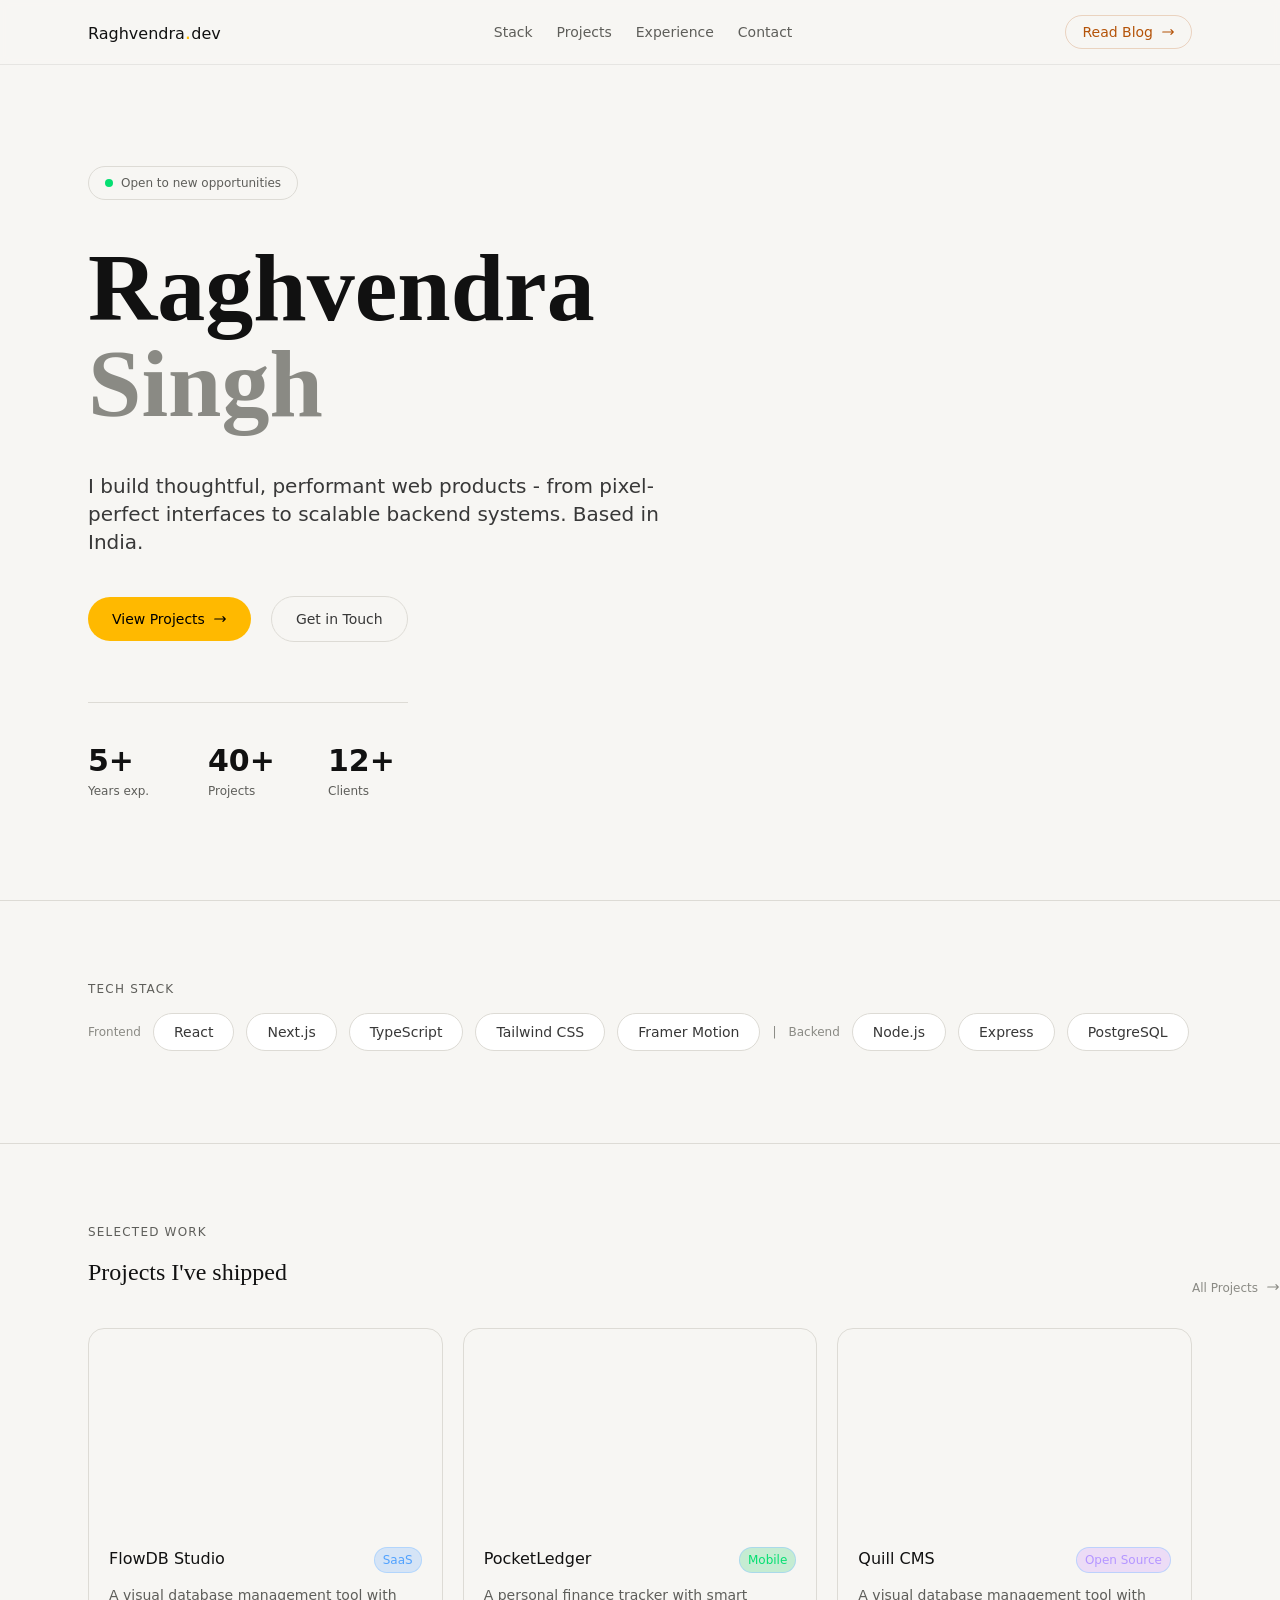
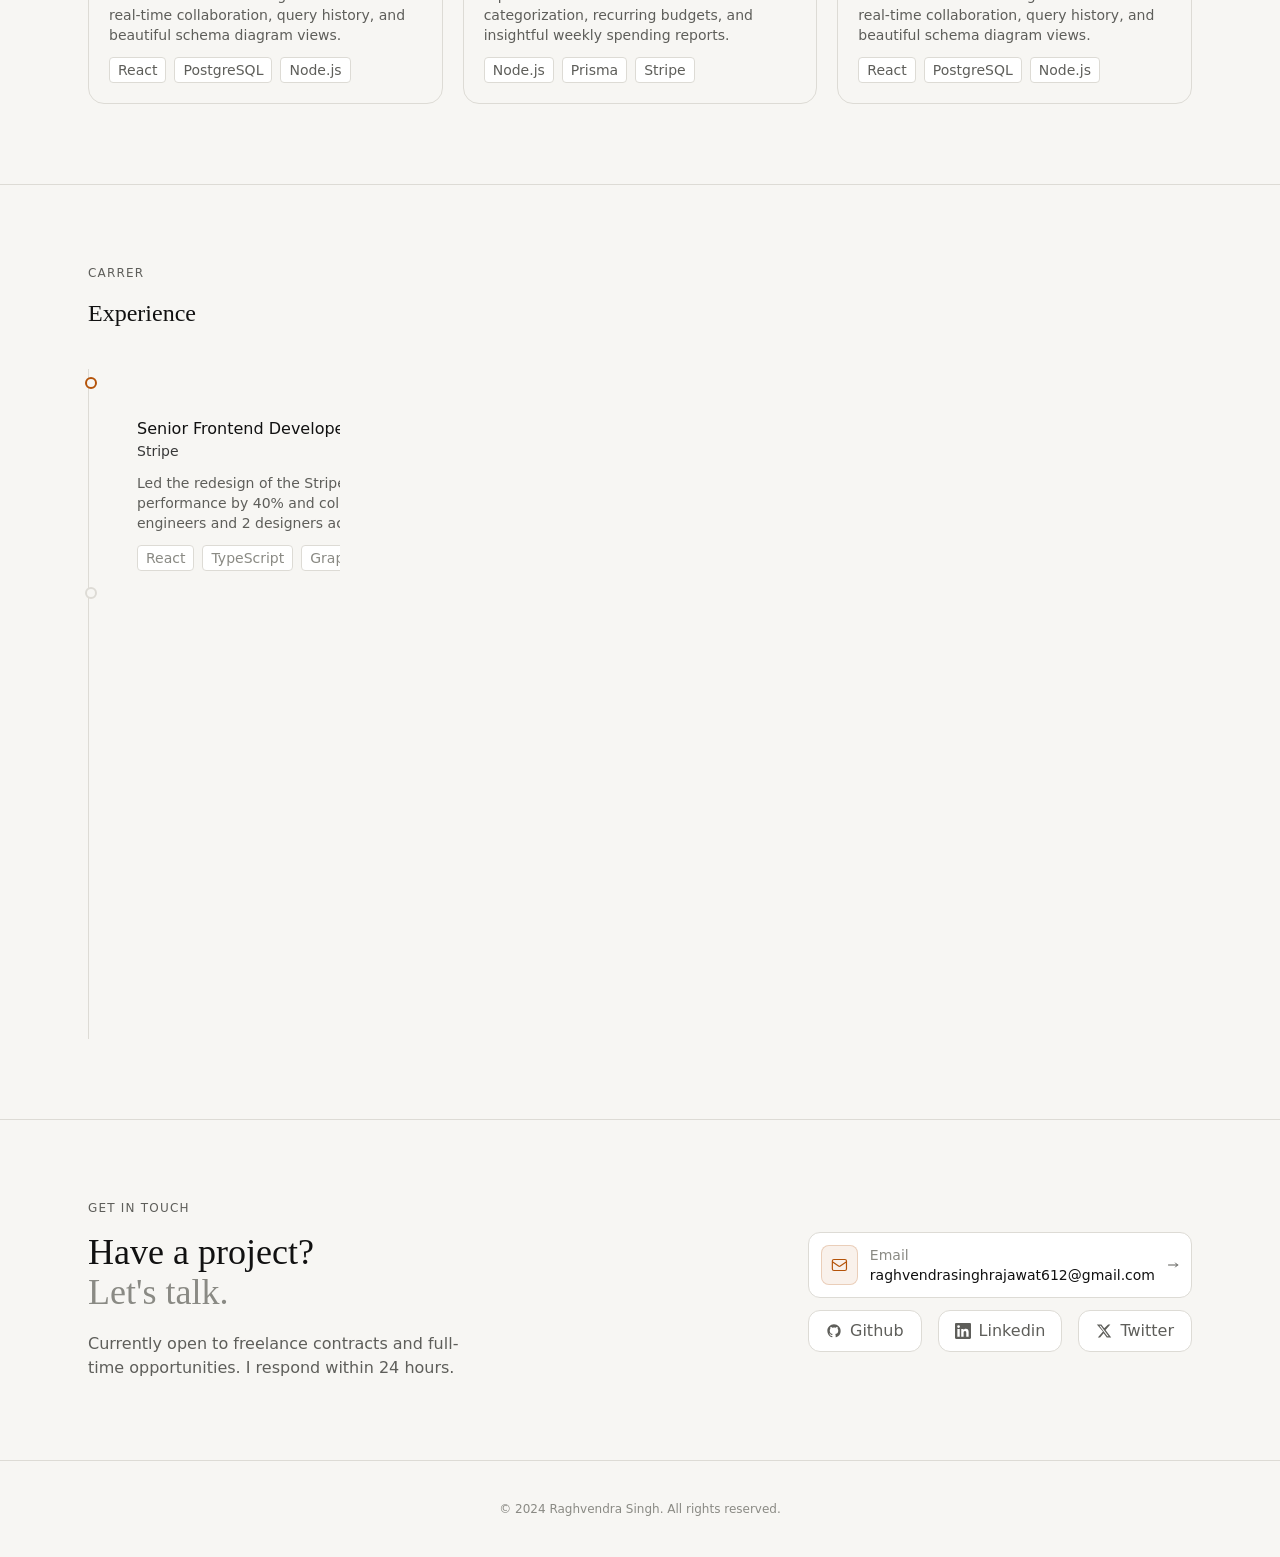
<file: index.html>
<!DOCTYPE html>
<html lang="en">

<head>
  <meta charset="UTF-8">
  <meta name="viewport" content="width=device-width, initial-scale=1.0">
  <title>Document</title>
  <link rel="stylesheet" href="output.css">
</head>

<body>
  <header class="border-b border-(--border-subtle) fixed inset-x-0 bg-(--navbar-bg) backdrop-blur-xs z-10">
    <nav class="flex justify-between max-w-6xl mx-auto px-6 items-center h-16">
      <a href="">Raghvendra<span class="text-amber-400 text-xl">.</span>dev</a>

      <ul class="hidden md:flex gap-6 text-sm text-(--text-3)">
        <a href="#text-stack"> <li class="cursor-pointer hover:text-(--text-1) transition-all duration-200">Stack</li></a>
        <a href="#project"> <li class="cursor-pointer hover:text-(--text-1) transition-all duration-200">Projects</li></a>
        <a href="#exp">  <li class="cursor-pointer hover:text-(--text-1) transition-all duration-200">Experience</li></a>
        <a href="#cont"> <li class="cursor-pointer hover:text-(--text-1) transition-all duration-200">Contact</li></a>
       
       
      
       
      </ul>

      <a href="blog.html" class="flex items-center gap-2 text-sm text-(--accent) border border-(--accent-border) px-4 py-1.5
        rounded-full hover:bg-(--accent-dim) hover:border-(--accent) transition-all duration-200">Read Blog <svg
          class="w-3.5 h-3.5" fill="none" stroke="currentColor" viewBox="0 0 24 24">
          <path stroke-linecap="round" stroke-linejoin="round" stroke-width="2" d="M17 8l4 4m0 0l-4 4m4-4H3" />
        </svg>
      </a>
    </nav>
  </header>

  <section class="min-h-screen pt-16 flex justify-center items-center">
    <div class="max-w-6xl mx-auto px-6 text-white w-full">

      <div
        class="inline-flex items-center gap-2 border border-(--border) px-4 py-2 rounded-full text-xs text-(--text-3) mb-10">
        <span class="inline-block h-2 w-2 bg-green-400 rounded-full animate-pulse"></span>
        <p>Open to new opportunities</p>
      </div>

      <h1 class="font-serif text-6xl md:text-8xl lg:text-[6rem] font-bold mb-10 animate-fade-in-up-1">
        <p class="text-(--text-1)">Raghvendra</p>
        <p class="text-(--text-4)">Singh</p>
      </h1>

      <p class="text-(--text-2) text-lg md:text-xl max-w-xl mb-10 animate-fade-in-up-2">I build thoughtful, performant
        web products - from pixel-perfect interfaces to scalable backend systems. Based in India.</p>

      <div class="flex gap-5 items-center mb-15 animate-fade-in-up-2">
        <a href=""
          class="bg-amber-400 hover:bg-amber-300 transition-all duration-200 text-black text-sm font-medium rounded-full px-6 py-3 flex items-center gap-2">View
          Projects <svg class="w-3.5 h-3.5" fill="none" stroke="currentColor" viewBox="0 0 24 24">
            <path stroke-linecap="round" stroke-linejoin="round" stroke-width="2" d="M17 8l4 4m0 0l-4 4m4-4H3" />
          </svg>
        </a>
        <a href="" class="rounded-full px-6 py-3 border border-(--border) text-(--text-2)
        text-sm">Get in Touch</a>
      </div>

      <div class="border-t border-(--border) grid grid-cols-3 pt-10 gap-10 max-w-xs animate-fade-in-up-3">
        <div>
          <p class="text-3xl font-semibold mb-1 text-(--text-1)">5+</p>
          <p class="text-xs text-(--text-3)">Years exp.</p>
        </div>
        <div>
          <p class="text-3xl font-semibold mb-1 text-(--text-1)">40+</p>
          <p class="text-xs text-(--text-3)">Projects</p>
        </div>
        <div>
          <p class="text-3xl font-semibold mb-1 text-(--text-1)">12+</p>
          <p class="text-xs text-(--text-3)">Clients</p>
        </div>
      </div>
    </div>



  </section>


  <section id="text-stack" class="border-t border-(--border) py-20">
    <div class="max-w-6xl mx-auto px-6">
      <h2 class="uppercase text-(--text-3) text-xs tracking-widest mb-4">Tech Stack</h2>

      <div class="flex gap-3 items-center overflow-x-auto pb-3">
        <p class="text-xs text-(--text-4) text-nowrap">Frontend</p>
        <p
          class="text-sm text-(--text-2) border border-(--border) px-5 py-2
            rounded-full bg-(--surface-solid) hover:text-(--accent) hover:border-(--accent-dim) transition-all duration-200 cursor-default text-nowrap">
          React</p>
        <p
          class="text-sm text-(--text-2) border border-(--border) px-5 py-2
            rounded-full bg-(--surface-solid) hover:text-(--accent) hover:border-(--accent-dim) transition-all duration-200 cursor-default text-nowrap">
          Next.js</p>
        <p
          class="text-sm text-(--text-2) border border-(--border) px-5 py-2
            rounded-full bg-(--surface-solid) hover:text-(--accent) hover:border-(--accent-dim) transition-all duration-200 cursor-default text-nowrap">
          TypeScript</p>
        <p
          class="text-sm text-(--text-2) border border-(--border) px-5 py-2
            rounded-full bg-(--surface-solid) hover:text-(--accent) hover:border-(--accent-dim) transition-all duration-200 cursor-default text-nowrap">
          Tailwind CSS</p>
        <p
          class="text-sm text-(--text-2) border border-(--border) px-5 py-2
            rounded-full bg-(--surface-solid) hover:text-(--accent) hover:border-(--accent-dim) transition-all duration-200 cursor-default text-nowrap">
          Framer Motion</p>
        <p class="text-xs text-(--text-4)">|</p>
        <p class="text-xs text-(--text-4) text-nowrap">Backend</p>
        <p
          class="text-sm text-(--text-2) border border-(--border) px-5 py-2
            rounded-full bg-(--surface-solid) hover:text-(--accent) hover:border-(--accent-dim) transition-all duration-200 cursor-default text-nowrap">
          Node.js</p>
        <p
          class="text-sm text-(--text-2) border border-(--border) px-5 py-2
            rounded-full bg-(--surface-solid) hover:text-(--accent) hover:border-(--accent-dim) transition-all duration-200 cursor-default text-nowrap">
          Express</p>
        <p
          class="text-sm text-(--text-2) border border-(--border) px-5 py-2
            rounded-full bg-(--surface-solid) hover:text-(--accent) hover:border-(--accent-dim) transition-all duration-200 cursor-default text-nowrap">
          PostgreSQL</p>
        <p
          class="text-sm text-(--text-2) border border-(--border) px-5 py-2
            rounded-full bg-(--surface-solid) hover:text-(--accent) hover:border-(--accent-dim) transition-all duration-200 cursor-default text-nowrap">
          Prisma ORM</p>
        <p
          class="text-sm text-(--text-2) border border-(--border) px-5 py-2
            rounded-full bg-(--surface-solid) hover:text-(--accent) hover:border-(--accent-dim) transition-all duration-200 cursor-default text-nowrap">
          Redis</p>
        <p class="text-xs text-(--text-4)">|</p>
        <p class="text-xs text-(--text-4) text-nowrap">Devops</p>
        <p
          class="text-sm text-(--text-2) border border-(--border) px-5 py-2
            rounded-full bg-(--surface-solid) hover:text-(--accent) hover:border-(--accent-dim) transition-all duration-200 cursor-default text-nowrap">
          Docker</p>
        <p
          class="text-sm text-(--text-2) border border-(--border) px-5 py-2
            rounded-full bg-(--surface-solid) hover:text-(--accent) hover:border-(--accent-dim) transition-all duration-200 cursor-default text-nowrap">
          AWS</p>
        <p
          class="text-sm text-(--text-2) border border-(--border) px-5 py-2
            rounded-full bg-(--surface-solid) hover:text-(--accent) hover:border-(--accent-dim) transition-all duration-200 cursor-default text-nowrap">
          Vercel</p>
        <p
          class="text-sm text-(--text-2) border border-(--border) px-5 py-2
            rounded-full bg-(--surface-solid) hover:text-(--accent) hover:border-(--accent-dim) transition-all duration-200 cursor-default text-nowrap">
          GitHuv CI/CD</p>
      </div>
    </div>
  </section>


  <section id="project" class="border-t border-(--border) py-20">
    <div class="max-w-6xl mx-auto px-6">
      <h2 class="uppercase text-(--text-3) text-xs tracking-widest mb-4">Selected Work</h2>

      <div class="flex items-center justify-between mb-10">
        <h3 class="font-serif text-2xl">Projects I've shipped</h3>
        <a href="" class="flex text-center gap-2 text-xs text-(--text-4) hover:text-(--accent) translate-full duration-200
     ">All Projects <svg class="w-3.5 h-3.5" fill="none" stroke="currentColor" viewBox="0 0 24 24">
            <path stroke-linecap="round" stroke-linejoin="round" stroke-width="2" d="M17 8l4 4m0 0l-4 4m4-4H3" />
          </svg></a>
      </div>
      <div class="grid grid-cols-1 gap-5 md:grid-cols-2 lg:grid-cols-3">
        <article
          class=" group border border-(--border) rounded-2xl overflow-hidden hover:-translate-y-1.5 transition-all duration-300 hover:border-white/30">
          <div
            class="relative aspect-video flex items-center justify-center bg-linear-to-br from-blue-950 via-slate-900 to-neutral-900">
            <p class="text-3xl font-mono  text-blue-800/50
          font-bold">{"db"}</p>
            <div
              class="absolute bg-black/0 inset-0 group-hover:bg-black/35 flex justify-center items-center transition-all duration-400">
              <p
                class="absolute opacity-0 border border-white/20 rounded-full px-3 py-1.5 group-hover:opacity-100 transition-all duration-400 flex items-center gap-2 bg-white/10 text-xs backdrop-blur-2xl">
                View Project <svg class="w-3.5 h-3.5" fill="none" stroke="currentColor" viewBox="0 0 24 24">
                  <path stroke-linecap="round" stroke-linejoin="round" stroke-width="2" d="M17 8l4 4m0 0l-4 4m4-4H3" />
                </svg>
              </p>
            </div>

          </div>
          <div class="p-5">
            <div class="flex justify-between mb-3">
              <h3>FlowDB Studio</h3>
              <p class="text-xs border border-blue-300/50 px-2 py-1 text-blue-400 rounded-full bg-blue-400/20">SaaS</p>
            </div>
            <p class="mb-3 text-sm text-(--text-3)">A visual database management tool with real-time collaboration,
              query history, and beautiful schema diagram views.</p>
            <div class="flex gap-2 flex-wrap">
              <p class="text-sm text-(--text-3) px-2 py-0.5 border border-(--border) rounded bg-(--surface-solid)">React
              </p>
              <p class="text-sm text-(--text-3) px-2 py-0.5 border border-(--border) rounded bg-(--surface-solid)">
                PostgreSQL</p>
              <p class="text-sm text-(--text-3) px-2 py-0.5 border border-(--border) rounded bg-(--surface-solid)">
                Node.js</p>
            </div>
          </div>
        </article>

        <article
          class=" group border border-(--border) rounded-2xl overflow-hidden hover:-translate-y-1.5 transition-all duration-300 hover:border-white/30">
          <div class="relative aspect-video flex items-center justify-center bg-linear-to-br from-emerald-950 via-teal-900/40 to-neutral-900
">
            <p class="text-3xl font-mono text-emerald-800/50
              ">$pay</p>
            <div
              class="absolute bg-black/0 inset-0 group-hover:bg-black/35 flex justify-center items-center transition-all duration-400">
              <p
                class="absolute opacity-0 border border-white/20 rounded-full px-3 py-1.5 group-hover:opacity-100 transition-all duration-400 flex items-center gap-2 bg-white/10 text-xs backdrop-blur-2xl">
                View Project <svg class="w-3.5 h-3.5" fill="none" stroke="currentColor" viewBox="0 0 24 24">
                  <path stroke-linecap="round" stroke-linejoin="round" stroke-width="2" d="M17 8l4 4m0 0l-4 4m4-4H3" />
                </svg>
              </p>
            </div>

          </div>
          <div class="p-5">
            <div class="flex justify-between mb-3">
              <h3>PocketLedger</h3>
              <p class="text-xs border border-blue-300/50 px-2 py-1 text-green-400 rounded-full bg-green-500/20">Mobile
              </p>
            </div>
            <p class="mb-3 text-sm text-(--text-3)">A personal finance tracker with smart categorization, recurring
              budgets, and insightful weekly spending reports.</p>
            <div class="flex gap-2 flex-wrap">
              <p class="text-sm text-(--text-3) px-2 py-0.5 border border-(--border) rounded bg-(--surface-solid)">
                Node.js</p>
              <p class="text-sm text-(--text-3) px-2 py-0.5 border border-(--border) rounded bg-(--surface-solid)">
                Prisma</p>
              <p class="text-sm text-(--text-3) px-2 py-0.5 border border-(--border) rounded bg-(--surface-solid)">
                Stripe</p>
            </div>
          </div>
        </article>

        <article
          class=" group border border-(--border) rounded-2xl overflow-hidden hover:-translate-y-1.5 transition-all duration-300 hover:border-white/30 md:col-span-2 lg:col-span-1">
          <div class="relative aspect-video flex items-center justify-center bg-linear-to-br  from-violet-950 via-purple-900/30 to-neutral-900
">
            <p class="text-3xl font-mono  text-blue-800/50
          font-bold"> *cms</p>
            <div
              class="absolute bg-black/0 inset-0 group-hover:bg-black/35 flex justify-center items-center transition-all duration-400">
              <p
                class="absolute opacity-0 border border-white/20 rounded-full px-3 py-1.5 group-hover:opacity-100 transition-all duration-400 flex items-center gap-2 bg-white/10 text-xs backdrop-blur-2xl">
                View Project <svg class="w-3.5 h-3.5" fill="none" stroke="currentColor" viewBox="0 0 24 24">
                  <path stroke-linecap="round" stroke-linejoin="round" stroke-width="2" d="M17 8l4 4m0 0l-4 4m4-4H3" />
                </svg>
              </p>
            </div>

          </div>
          <div class="p-5">
            <div class="flex justify-between mb-3">
              <h3>Quill CMS</h3>
              <p class="text-xs border border-blue-300/50 px-2 py-1 text-violet-400/80 rounded-full bg-purple-400/20">
                Open Source
              </p>
            </div>
            <p class="mb-3 text-sm text-(--text-3)">A visual database management tool with real-time collaboration,
              query history, and beautiful schema diagram views.</p>
            <div class="flex gap-2 flex-wrap">
              <p class="text-sm text-(--text-3) px-2 py-0.5 border border-(--border) rounded bg-(--surface-solid)">React
              </p>
              <p class="text-sm text-(--text-3) px-2 py-0.5 border border-(--border) rounded bg-(--surface-solid)">
                PostgreSQL</p>
              <p class="text-sm text-(--text-3) px-2 py-0.5 border border-(--border) rounded bg-(--surface-solid)">
                Node.js</p>
            </div>
          </div>
        </article>
      </div>
    </div>


  </section>


  <section id="exp" class="border-t border-(--border) py-20">
    <div class="max-w-6xl mx-auto px-6">
      <h2 class="uppercase text-(--text-3) text-xs tracking-widest mb-4">Carrer</h2>
      <h3 class="font-serif text-2xl mb-10">Experience</h3>
      <div class="border-l border-(--border)">

        <div class="relative">
          <div class="-left-1 top-2 absolute border-2 border-(--accent) rounded-full w-3 h-3 bg-(--surface)">

          </div>
          <div class="p-12">
            <div class="flex flex-col md:flex-row justify-between mb-3 gap-2">
              <div>
                <h3>Senior Frontend Developer</h3>
                <p class="font-light text-(--text-2) text-sm">Stripe</p>
              </div>

              <p class="text-xs font-mono text-(--text-4)">2023 - Present</p>
            </div>

            <p class="mb-3 text-sm text-(--text-3) max-w-xl">Led the redesign of the Stripe Dashboard's reporting
              surface, improving performance by 40% and collaborating with a cross-functional team of 8 engineers and 2
              designers across 3 timezones.</p>
            <div class="flex gap-2 flex-wrap">
              <p class="text-sm text-(--text-4) px-2 py-0.5 border border-(--border) rounded bg-(--surface-solid)">React
              </p>
              <p class="text-sm text-(--text-4) px-2 py-0.5 border border-(--border) rounded bg-(--surface-solid)">
                TypeScript</p>
              <p class="text-sm text-(--text-4) px-2 py-0.5 border border-(--border) rounded bg-(--surface-solid)">
                GraphQL</p>
            </div>
          </div>
        </div>

        <div class="relative">
          <div class="-left-1 top-2 absolute border-2 border-(--border) rounded-full w-3 h-3 bg-(--surface)">

          </div>
          <div class="p-12 -mt-10">
            <div class="flex flex-col md:flex-row justify-between mb-3 gap-2">
              <div>
                <h3>Full Stack Developer</h3>
                <p class="font-light text-(--text-2) text-sm">Vercel</p>
              </div>

              <p class="text-xs font-mono text-(--text-4)">2021 - 2023</p>
            </div>

            <p class="mb-3 text-sm text-(--text-3) max-w-xl">Built and maintained key features of the Vercel platform,
              including the deployment pipeline UI, team management dashboard, and analytics integrations serving 2M+
              developers.</p>
            <div class="flex gap-2 flex-wrap">
              <p class="text-sm text-(--text-4) px-2 py-0.5 border border-(--border) rounded bg-(--surface-solid)">
                Next.js
              </p>
              <p class="text-sm text-(--text-4) px-2 py-0.5 border border-(--border) rounded bg-(--surface-solid)">
                PostgreSQL</p>
              <p class="text-sm text-(--text-4) px-2 py-0.5 border border-(--border) rounded bg-(--surface-solid)">AWS
              </p>
            </div>
          </div>
        </div>

        <div class="relative">
          <div class="-left-1 top-2 absolute border-2 border-(--border) rounded-full w-3 h-3 bg-(--surface)">

          </div>
          <div class="p-12 -mt-10">
            <div class="flex flex-col md:flex-row justify-between mb-3 gap-2">
              <div>
                <h3>Junior Web Developer</h3>
                <p class="font-light text-(--text-2) text-sm">Freelance</p>
              </div>

              <p class="text-xs font-mono text-(--text-4)">2019 - 2021</p>
            </div>

            <p class="mb-3 text-sm text-(--text-3) max-w-xl">Delivered 20+ websites and web apps for small businesses
              and early-stage startups, covering brand identity, frontend UI, and backend integrations with payment
              providers and CRMs.</p>
            <div class="flex gap-2 flex-wrap">
              <p class="text-sm text-(--text-4) px-2 py-0.5 border border-(--border) rounded bg-(--surface-solid)">
                HTML/CSS</p>
              <p class="text-sm text-(--text-4) px-2 py-0.5 border border-(--border) rounded bg-(--surface-solid)">
                JavaScript</p>
              <p class="text-sm text-(--text-4) px-2 py-0.5 border border-(--border) rounded bg-(--surface-solid)">
                WordPress</p>
            </div>
          </div>
        </div>
      </div>
    </div>

  </section>

  <section id="cont" class="border-t border-(--border) py-20">
    <div class="max-w-6xl mx-auto px-6">
      <h2 class="uppercase text-(--text-3) text-xs tracking-widest mb-4">Get In Touch</h2>
      <div class="flex flex-col gap-10 md:flex-row justify-between">
        <div class="flex-1">
          <h3 class="font-serif text-4xl">Have a project?</h3>
          <h3 class="font-serif text-4xl mb-5 text-(--text-4)      ">Let's talk.</h3>
          <p class="text-(--text-3) max-w-sm">Currently open to freelance contracts and full-time opportunities. I
            respond within 24 hours.</p>
        </div>
        <div class="flex-1 md:max-w-sm">
          <a href="mailto:raghvendrasinghrajawat612@gmail.com"
            class="flex border border-(--border) rounded-xl bg-(--surface-solid) p-3 items-center gap-3">
            <svg class="w-10 h-10 text-(--accent) bg-(--accent-dim) p-2 rounded-lg border border-(--accent-border)"
              fill="none" stroke="currentColor" viewBox="0 0 24 24">
              <path stroke-linecap="round" stroke-linejoin="round" stroke-width="1.5"
                d="M3 8l7.89 5.26a2 2 0 002.22 0L21 8M5 19h14a2 2 0 002-2V7a2 2 0 00-2-2H5a2 2 0 00-2 2v10a2 2 0 002 2z" />
            </svg>
            <div class="flex-1 text-sm">
              <p class="text-(--text-4)">Email</p>
              <p class="text-(--text-1)">raghvendrasinghrajawat612@gmail.com</p>
            </div>

            <svg class="w-3.5 h-3.5 text-(--text-3)" fill="none" stroke="currentColor" viewBox="0 0 24 24">
              <path stroke-linecap="round" stroke-linejoin="round" stroke-width="2" d="M17 8l4 4m0 0l-4 4m4-4H3" />
            </svg>




          </a>
          <div class="mt-3 flex gap-4 ">
            <p
              class="flex flex-1 items-center gap-2 border border-(--border) px-4 py-2 rounded-xl text-(--text-3) font-light justify-center bg-(--surface-solid)">
              <svg class="w-4 h-4" fill="currentColor" viewBox="0 0 24 24">
                <path
                  d="M12 2C6.477 2 2 6.484 2 12.017c0 4.425 2.865 8.18 6.839 9.504.5.092.682-.217.682-.483 0-.237-.008-.868-.013-1.703-2.782.605-3.369-1.343-3.369-1.343-.454-1.158-1.11-1.466-1.11-1.466-.908-.62.069-.608.069-.608 1.003.07 1.531 1.032 1.531 1.032.892 1.53 2.341 1.088 2.91.832.092-.647.35-1.088.636-1.338-2.22-.253-4.555-1.113-4.555-4.951 0-1.093.39-1.988 1.029-2.688-.103-.253-.446-1.272.098-2.65 0 0 .84-.27 2.75 1.026A9.564 9.564 0 0112 6.844c.85.004 1.705.115 2.504.337 1.909-1.296 2.747-1.027 2.747-1.027.546 1.379.202 2.398.1 2.651.64.7 1.028 1.595 1.028 2.688 0 3.848-2.339 4.695-4.566 4.942.359.31.678.921.678 1.856 0 1.338-.012 2.419-.012 2.747 0 .268.18.58.688.482A10.019 10.019 0 0022 12.017C22 6.484 17.522 2 12 2z" />
              </svg>Github</p>

            <p
              class="flex flex-1 items-center gap-2 border border-(--border) px-4 py-2 rounded-xl text-(--text-3) font-light justify-center bg-(--surface-solid)">
              <svg class="w-4 h-4" fill="currentColor" viewBox="0 0 24 24">
                <path
                  d="M20.447 20.452h-3.554v-5.569c0-1.328-.027-3.037-1.852-3.037-1.853 0-2.136 1.445-2.136 2.939v5.667H9.351V9h3.414v1.561h.046c.477-.9 1.637-1.85 3.37-1.85 3.601 0 4.267 2.37 4.267 5.455v6.286zM5.337 7.433a2.062 2.062 0 01-2.063-2.065 2.064 2.064 0 112.063 2.065zm1.782 13.019H3.555V9h3.564v11.452zM22.225 0H1.771C.792 0 0 .774 0 1.729v20.542C0 23.227.792 24 1.771 24h20.451C23.2 24 24 23.227 24 22.271V1.729C24 .774 23.2 0 22.222 0h.003z" />
              </svg>
              </svg>Linkedin</p>

            <p
              class="flex flex-1 items-center gap-2 border border-(--border) px-4 py-2 rounded-xl text-(--text-3) font-light justify-center bg-(--surface-solid)">
              <svg class="w-4 h-4" fill="currentColor" viewBox="0 0 24 24">
                <path
                  d="M18.244 2.25h3.308l-7.227 8.26 8.502 11.24H16.17l-4.714-6.231-5.401 6.231H2.736l7.73-8.835L1.254 2.25H8.08l4.259 5.63 5.905-5.63zm-1.161 17.52h1.833L7.084 4.126H5.117z" />
              </svg>
              </svg>Twitter</p>
          </div>
          <div>

          </div>
        </div>

      </div>


    </div>

  </section>



  <footer>
    <section class="border-t border-(--border) py-10">
      <div class="flex justify-center mx-auto px-6 text-xs text-(--text-4)">
        © 2024 Raghvendra Singh. All rights reserved.
      </div>

    </section>
  </footer>
</body>

</html>
</file>
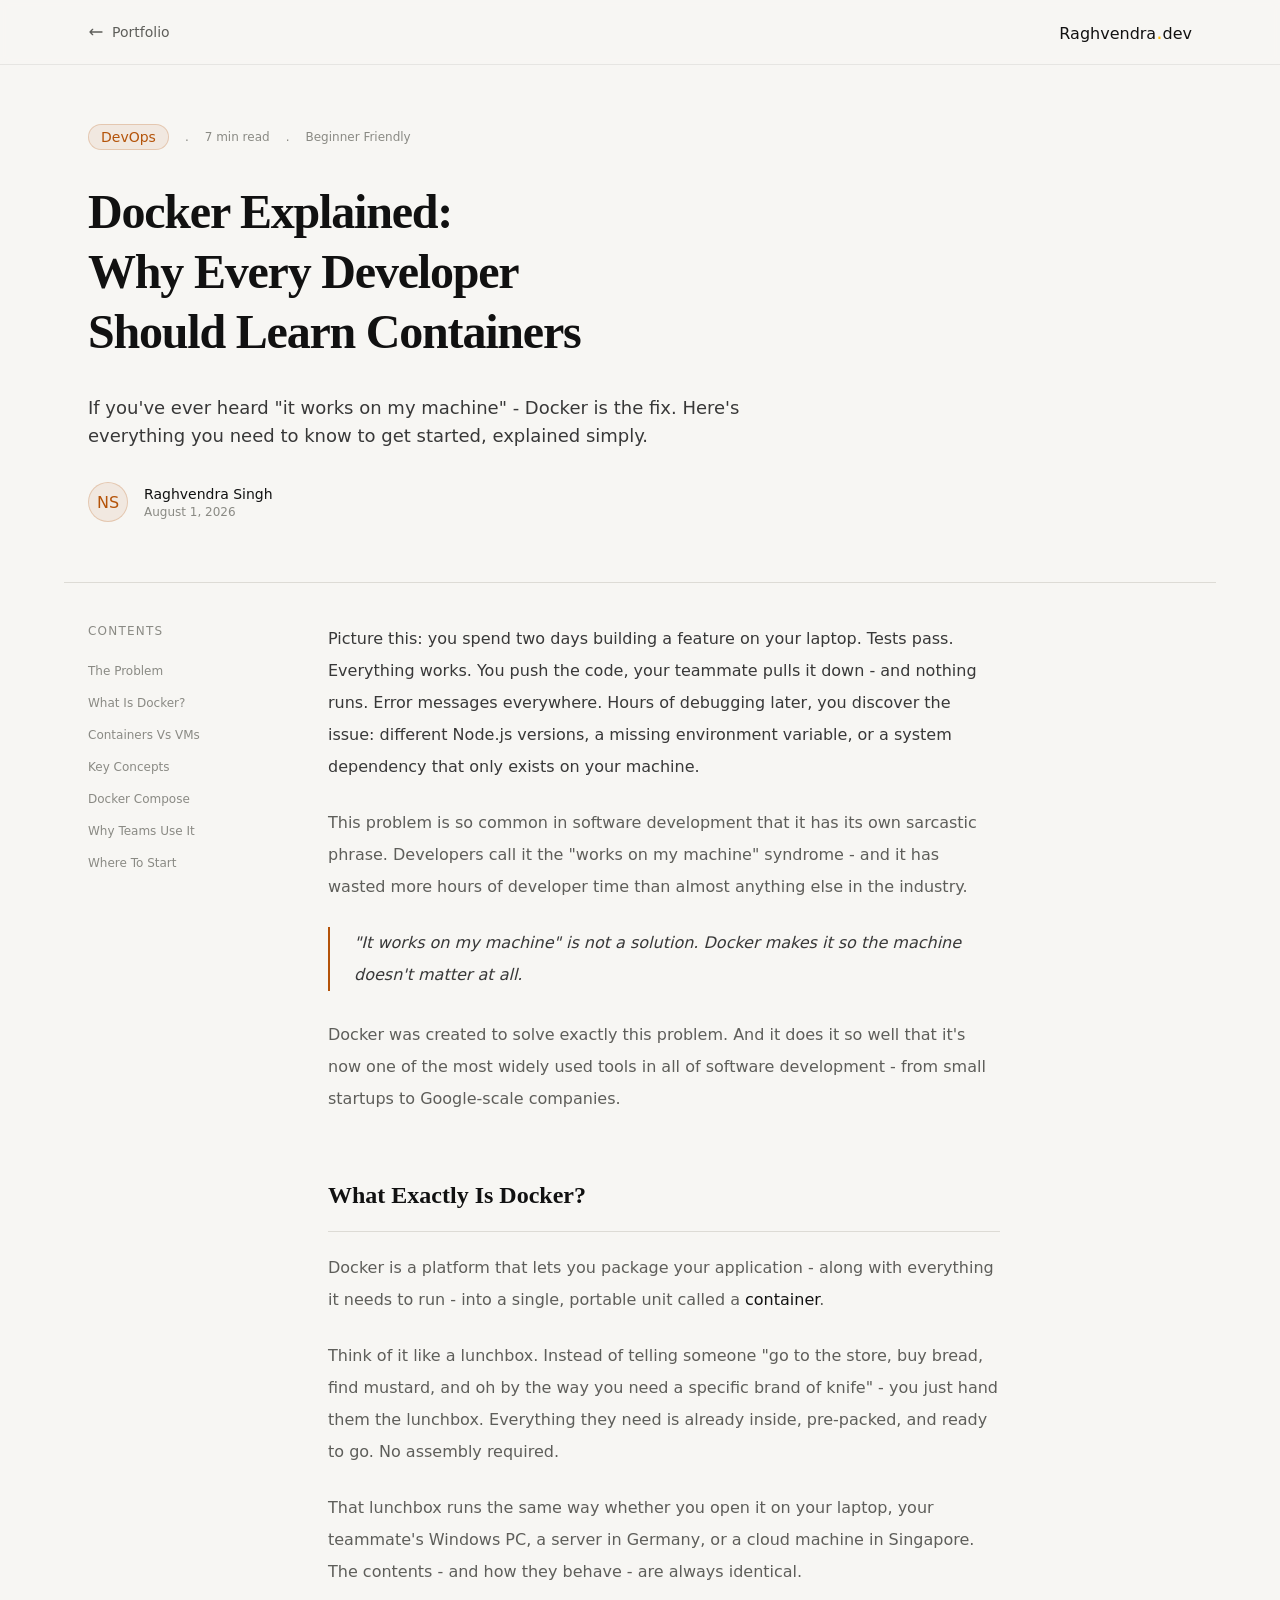
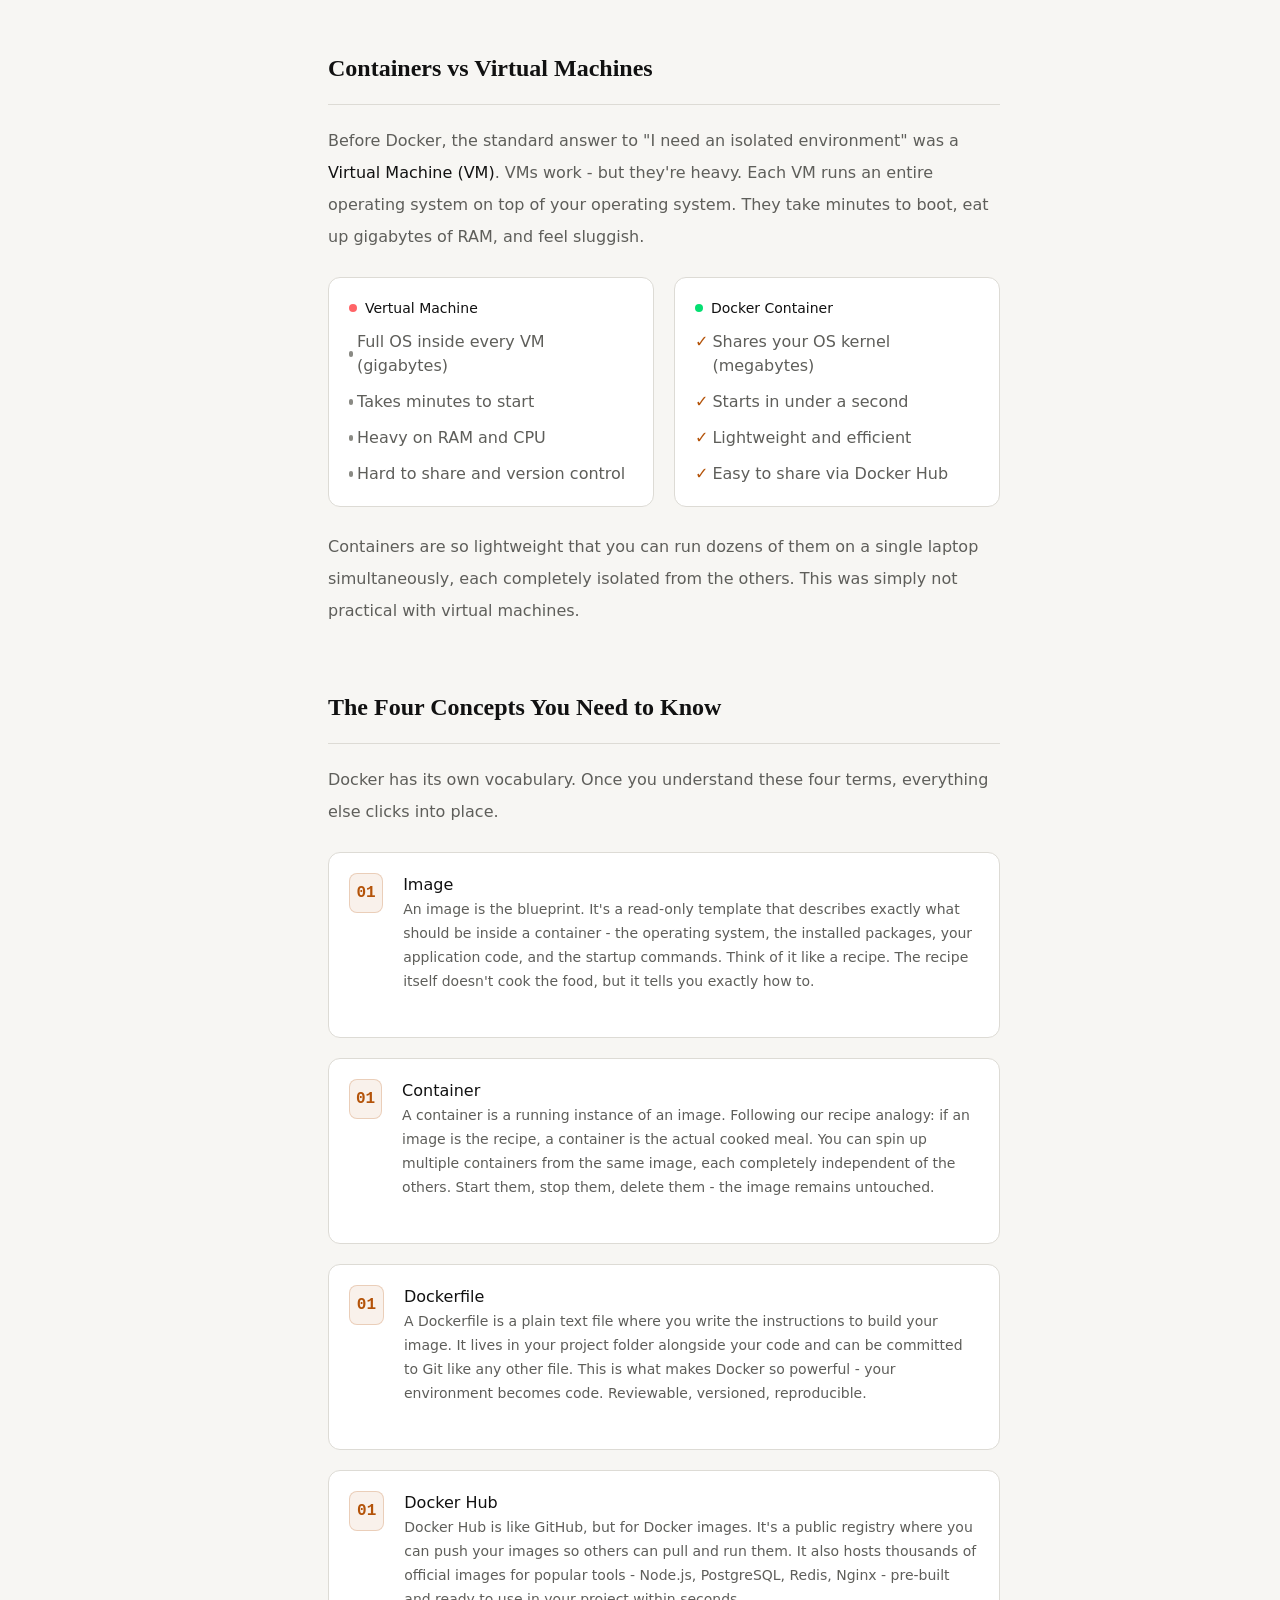
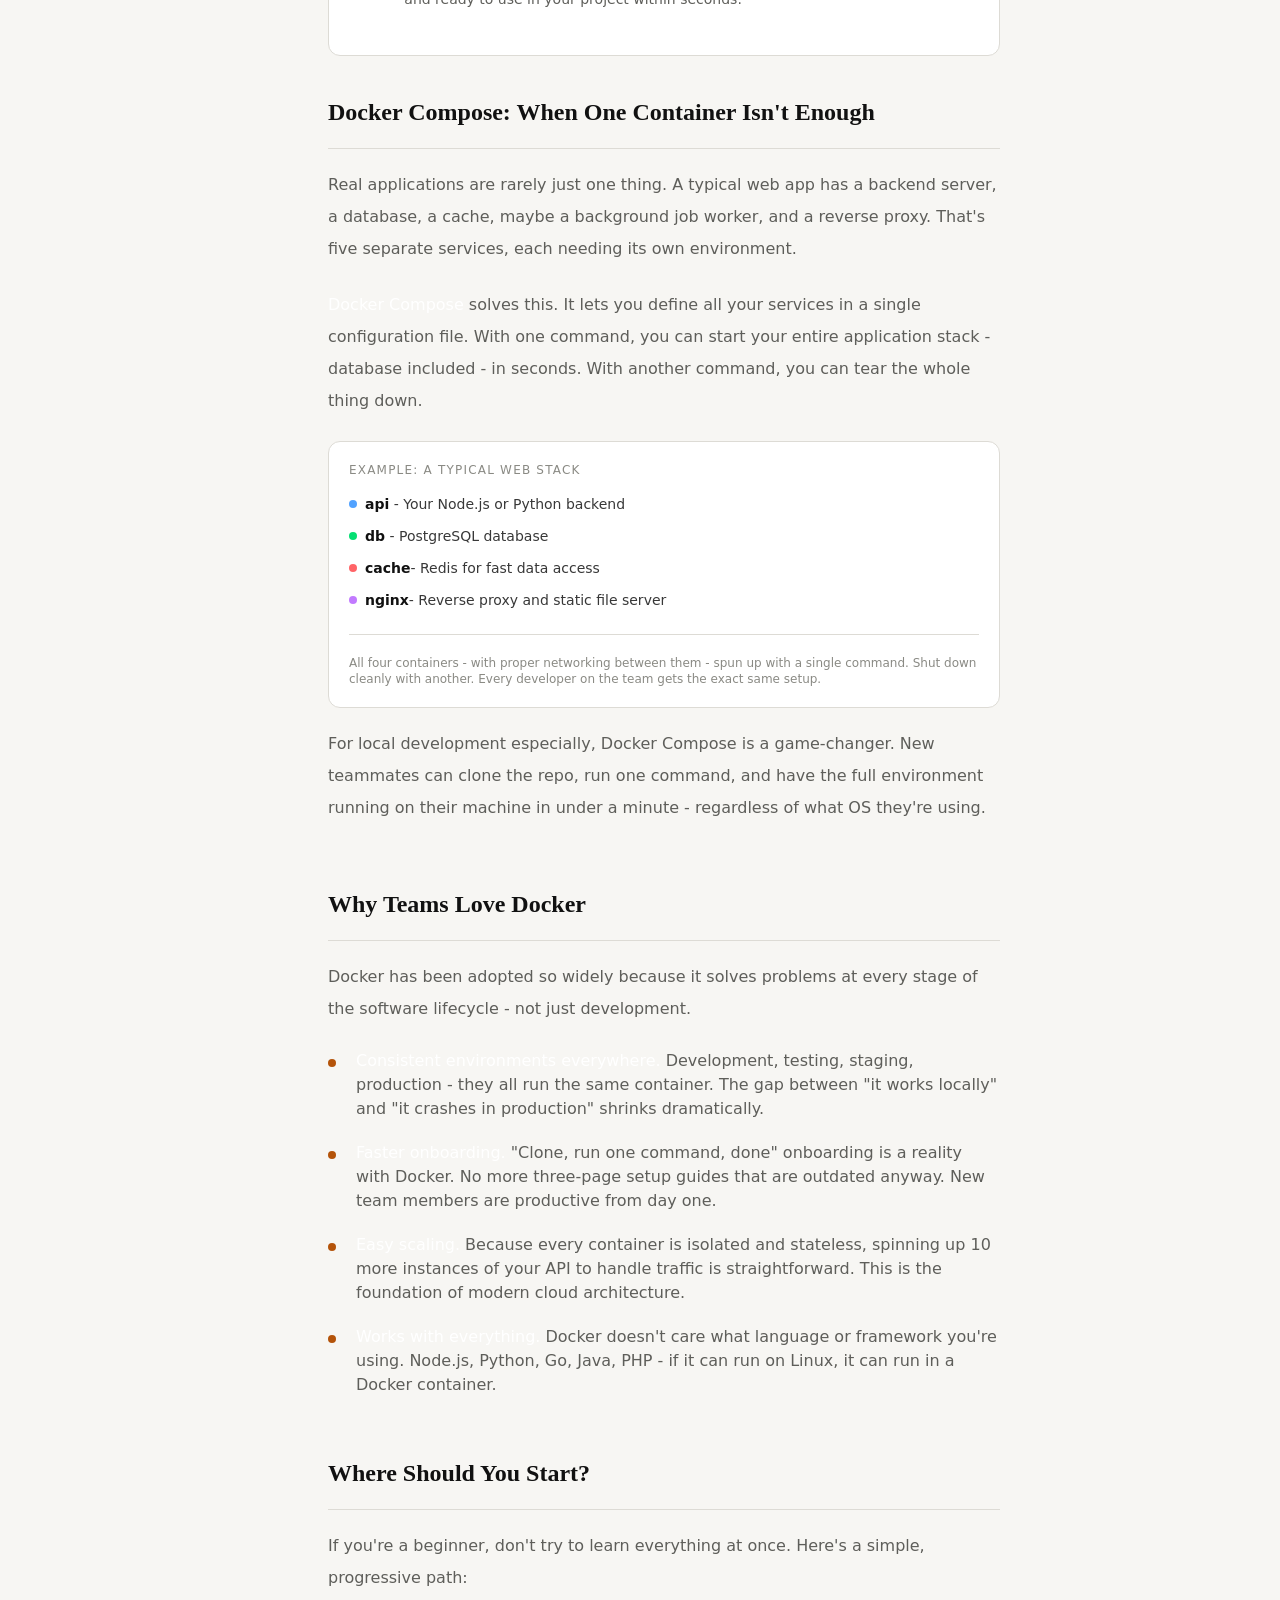
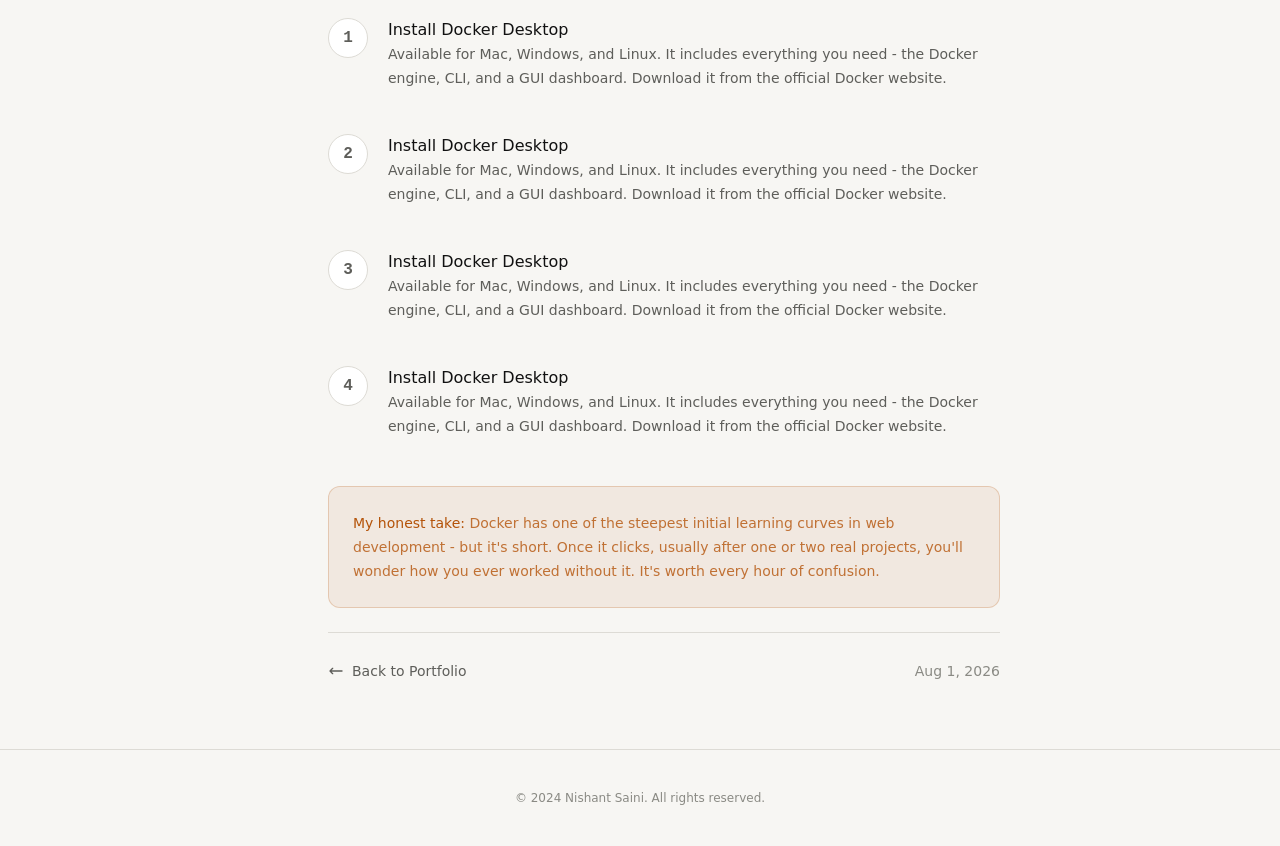
<file: blog.html>
<!DOCTYPE html>
<html lang="en">

<head>
    <meta charset="UTF-8">
    <meta name="viewport" content="width=device-width, initial-scale=1.0">
    <title>Docker Blog</title>
    <link rel="stylesheet" href="output.css">
</head>

<body>
    <header class="border-b border-(--border-subtle) fixed inset-x-0 bg-(--navbar-bg) backdrop-blur-xs z-10">
        <nav class="flex justify-between max-w-6xl mx-auto px-6 items-center h-16 ">










            <a href="index.html" class="flex items-center gap-2 text-(--text-3) text-sm hover:text-white
         transition-all duration-200 font-extralight"><svg class="w-4 h-4 rotate-180" fill="none" stroke="currentColor"
                    viewBox="0 0 24 24">
                    <path stroke-linecap="round" stroke-linejoin="round" stroke-width="2"
                        d="M17 8l4 4m0 0l-4 4m4-4H3" />
                </svg>
                Portfolio
            </a>

            <a href="index.html">Raghvendra<span class="text-amber-400 text-xl">.</span>dev</a>
        </nav>
    </header>

    <div class="pt-16">
        <div class="max-w-6xl mx-auto px-6 py-15 border-b border-(--border)">
            <div class="max-w-2xl">


                <div class="flex gap-4 text-xs text-(--text-4) items-center mb-8">
                    <span
                        class="rounded-full text-sm px-3 py-0.5 border border-(--accent-border) bg-(--accent-dim) text-(--accent)">DevOps</span>
                    <p>.</p>
                    <p>7 min read</p>
                    <span>.</span>
                    <span>Beginner Friendly</span>
                </div>
                <h1 class="text-4xl md:text-5xl font-serif font-bold mb-8 leading-tight tracking-tight">Docker
                    Explained:
                    <br>
                    Why Every Developer <br> Should Learn Containers
                </h1>
                <p class="text-(--text-2) text-lg font-extralight max-w-2xl leading-7 mb-8">If you've ever heard "it
                    works on my machine" - Docker is the fix. Here's everything you need to know to get started,
                    explained simply.</p>
                <div class="flex gap-4 items-center">
                    <div
                        class="h-10 w-10 rounded-full bg-(--accent-dim) border border-(--accent-border) p-2 grid place-items-center text-(--accent)">
                        NS
                    </div>
                    <div class="">
                        <p class="text-sm text-(--text-1)">Raghvendra Singh</p>
                        <p class="text-xs text-(--text-4)">August 1, 2026</p>
                    </div>
                </div>
            </div>
        </div>
    </div>
    <div class="">
        <div class="max-w-6xl mx-auto px-6 py-10 flex gap-20">
            <div class="hidden relative lg:block w-40">
                <div class="sticky top-30">
                    <h2 class="uppercase tracking-widest text-xs text-(--text-4) mb-6">Contents</h2>
                    <ul class="flex flex-col gap-4">
                        <a href=""
                            class="capitalize text-xs text-(--text-4) hover:text-(--accent) transition-all duration-200 inline-block mb">
                            <li>The problem</li>
                        </a>
                        <a href=""
                            class="capitalize text-xs text-(--text-4) hover:text-(--accent) transition-all duration-200">
                            <li>What is Docker?</li>
                        </a>
                        <a href=""
                            class="capitalize text-xs text-(--text-4) hover:text-(--accent) transition-all duration-200">
                            <li>Containers vs VMs</li>
                        </a>
                        <a href=""
                            class="capitalize text-xs text-(--text-4) hover:text-(--accent) transition-all duration-200">
                            <li>Key Concepts</li>
                        </a>
                        <a href=""
                            class="capitalize text-xs text-(--text-4) hover:text-(--accent) transition-all duration-200">
                            <li>Docker Compose</li>
                        </a>
                        <a href=""
                            class="capitalize text-xs text-(--text-4) hover:text-(--accent) transition-all duration-200">
                            <li>
                                Why Teams Use It</li>
                        </a>
                        <a href=""
                            class="capitalize text-xs text-(--text-4) hover:text-(--accent) transition-all duration-200">
                            <li>Where to Start</li>
                        </a>
                    </ul>
                </div>

            </div>
            <div class=" flex-1 max-w-2xl">
                <section>
                    <p class="text-base text-(--text-2) leading-8 mb-6">Picture this: you spend two days building a
                        feature on your laptop. Tests pass. Everything works. You push the code, your teammate pulls it
                        down - and nothing runs. Error messages everywhere. Hours of debugging later, you discover the
                        issue: different Node.js versions, a missing environment variable, or a system dependency that
                        only exists on your machine.</p>
                    <p class="text-base text-(--text-3) leading-8 mb-6">This problem is so common in software
                        development that it has its own sarcastic phrase. Developers call it the "works on my machine"
                        syndrome - and it has wasted more hours of developer time than almost anything else in the
                        industry.</p>

                    <blockquote class="italic border-l-2 pl-6 border-(--accent) text-(--text-2) leading-8 mb-7">
                        <span>
                            "It works on my machine" is not a solution. Docker makes it so the machine doesn't matter at
                            all.
                        </span>
                    </blockquote>
                    <p class="text-base text-(--text-3) leading-8 mb-6">Docker was created to solve exactly this
                        problem. And it does it so well that it's now one of the most widely used tools in all of
                        software development - from small startups to Google-scale companies.</p>
                </section>

                <section class="pt-10">
                    <h2 class="font-serif font-bold text-2xl border-b border-(--border) pb-5 mb-5">What Exactly Is
                        Docker?</h2>
                    <p class="text-base text-(--text-3) leading-8 mb-6">Docker is a platform that lets you package your
                        application - along with everything it needs to run - into a single, portable unit called a
                        <span class="text-(--text-1)">container</span>.</p>

                    <p class="text-base text-(--text-3) leading-8 mb-6">Think of it like a lunchbox. Instead of telling
                        someone "go to the store, buy bread, find mustard, and oh by the way you need a specific brand
                        of knife" - you just hand them the lunchbox. Everything they need is already inside, pre-packed,
                        and ready to go. No assembly required.</p>

                    <p class="text-base text-(--text-3) leading-8 mb-6">That lunchbox runs the same way whether you open
                        it on your laptop, your teammate's Windows PC, a server in Germany, or a cloud machine in
                        Singapore. The contents - and how they behave - are always identical.</p>
                </section>

                <section class="pt-10">
                    <h2 class="font-serif font-bold text-2xl border-b border-(--border) pb-5 mb-5">Containers vs Virtual
                        Machines</h2>
                    <p class="text-base text-(--text-3) leading-8 mb-6">Before Docker, the standard answer to "I need an
                        isolated environment" was a <span class="text-(--text-1)">Virtual Machine (VM)</span>. VMs work
                        - but they're heavy. Each VM runs an entire operating system on top of your operating system.
                        They take minutes to boot, eat up gigabytes of RAM, and feel sluggish.</p>

                    <div class="flex flex-col sm:flex-row gap-5 text-(--text-3) mb-6">
                        <div class="flex-1 bg-(--surface-solid) p-5 rounded-xl border border-(--border)">
                            <div class="flex items-center gap-2 text-sm mb-3 text-(--text-1)">
                                <span class="w-2 h-2 bg-red-400 inline-block rounded-full"></span>
                                <p>Vertual Machine</p>
                            </div>
                            <div class="flex flex-col gap-3">
                                <div class="flex items-center gap-1">
                                    <span class="w-1 h-1.5 bg-(--text-4) inline-block rounded-full"></span>
                                    <p>Full OS inside every VM (gigabytes)</p>
                                </div>
                                 <div class="flex items-center gap-1">
                                    <span class="w-1 h-1.5 bg-(--text-4) inline-block rounded-full"></span>
                                    <p>Takes minutes to start</p>
                                </div>
                                 <div class="flex items-center gap-1">
                                    <span class="w-1 h-1.5 bg-(--text-4) inline-block rounded-full"></span>
                                    <p>Heavy on RAM and CPU</p>
                                </div>
                                 <div class="flex items-center gap-1">
                                    <span class="w-1 h-1.5 bg-(--text-4) inline-block rounded-full"></span>
                                    <p>Hard to share and version control</p>
                                </div>
                            </div>
                        </div >
                        <div class="flex-1 bg-(--surface-solid) p-5 rounded-xl border border-(--border)">
                              <div>
                             <div class="flex items-center gap-2 text-sm mb-3 text-(--text-1)">
                                <span class="w-2 h-2 bg-green-400 inline-block rounded-full"></span>
                                <p>Docker Container</p>
                            </div>
                            <div class="flex flex-col gap-3">
                                <div class="flex gap-1">
                                    <span class="text-(--accent)">✓</span>
                                    <p>Shares your OS kernel (megabytes)</p>
                                </div>
                                   <div class="flex gap-1">
                                    <span class="text-(--accent)">✓</span>
                                    <p>Starts in under a second</p>
                                </div>
                                  <div class="flex gap-1">
                                    <span class="text-(--accent)">✓</span>
                                    <p>Lightweight and efficient</p>
                                </div>
                                   <div class="flex gap-1">
                                    <span class="text-(--accent)">✓</span>
                                    <p>Easy to share via Docker Hub</p>
                                </div>
                            </div>
                        </div>
                        </div>
                    </div>

                    <p class="text-base text-(--text-3) leading-8 mb-6">Containers are so lightweight that you can run
                        dozens of them on a single laptop simultaneously, each completely isolated from the others. This
                        was simply not practical with virtual machines.</p>
                </section>

                  <section class="pt-10">
                    <h2 class="font-serif font-bold text-2xl border-b border-(--border) pb-5 mb-5">The Four Concepts You Need to Know</h2>
                    <p class="text-base text-(--text-3) leading-8 mb-6">Docker has its own vocabulary. Once you understand these four terms, everything else clicks into place.</p>

                    <div class="flex flex-col gap-5">
                        <div class="flex items-start gap-5 bg-(--surface-solid) p-5 rounded-xl border border-(--border)">
                            <div class="border border-(--accent-border) bg-(--accent-dim) text-(--accent) w-30 h-10 font-mono font-bold rounded-lg grid place-items-center">01</div>
                            <div>
                                <h4>Image</h4>
                                 <p class="text-sm text-(--text-3) leading-6 mb-6">An image is the blueprint. It's a read-only template that describes exactly what should be inside a container - the operating system, the installed packages, your application code, and the startup commands. Think of it like a recipe. The recipe itself doesn't cook the food, but it tells you exactly how to.</p>

                                 


                            </div>
                        </div>
                          <div class="flex items-start gap-5 bg-(--surface-solid) p-5 rounded-xl border border-(--border)">
                            <div class="border border-(--accent-border) bg-(--accent-dim) text-(--accent) w-30 h-10 font-mono font-bold rounded-lg grid place-items-center">01</div>
                            <div>
                                <h4>Container</h4>
                                 <p class="text-sm text-(--text-3) leading-6 mb-6">A container is a running instance of an image. Following our recipe analogy: if an image is the recipe, a container is the actual cooked meal. You can spin up multiple containers from the same image, each completely independent of the others. Start them, stop them, delete them - the image remains untouched.</p>

                                 


                            </div>
                        </div>
                          <div class="flex items-start gap-5 bg-(--surface-solid) p-5 rounded-xl border border-(--border)">
                            <div class="border border-(--accent-border) bg-(--accent-dim) text-(--accent) w-30 h-10 font-mono font-bold rounded-lg grid place-items-center">01</div>
                            <div>
                                <h4>Dockerfile</h4>
                                 <p class="text-sm text-(--text-3) leading-6 mb-6">A Dockerfile is a plain text file where you write the instructions to build your image. It lives in your project folder alongside your code and can be committed to Git like any other file. This is what makes Docker so powerful - your environment becomes code. Reviewable, versioned, reproducible.</p>

                                 


                            </div>
                        </div>
                          <div class="flex items-start gap-5 bg-(--surface-solid) p-5 rounded-xl border border-(--border)">
                            <div class="border border-(--accent-border) bg-(--accent-dim) text-(--accent) w-30 h-10 font-mono font-bold rounded-lg grid place-items-center">01</div>
                            <div>
                                <h4>Docker Hub</h4>
                                 <p class="text-sm text-(--text-3) leading-6 mb-6">Docker Hub is like GitHub, but for Docker images. It's a public registry where you can push your images so others can pull and run them. It also hosts thousands of official images for popular tools - Node.js, PostgreSQL, Redis, Nginx - pre-built and ready to use in your project within seconds.</p>

                                 


                            </div>
                        </div>
                    </div>
                
                
                </section>

                   <section class="pt-10">
                    <h2 class="font-serif font-bold text-2xl border-b border-(--border) pb-5 mb-5">Docker Compose: When One Container Isn't Enough</h2>
                    <p class="text-base text-(--text-3) leading-8 mb-6">Real applications are rarely just one thing. A typical web app has a backend server, a database, a cache, maybe a background job worker, and a reverse proxy. That's five separate services, each needing its own environment.</p>

                    <p class="text-base text-(--text-3) leading-8 mb-6"><span class="text-white">Docker Compose</span> solves this. It lets you define all your services in a single configuration file. With one command, you can start your entire application stack - database included - in seconds. With another command, you can tear the whole thing down.</p>

                  <div class="bg-(--surface-solid) border border-(--border) rounded-xl p-5">
                    <p class="uppercase text-(--text-4) tracking-widest text-xs mb-4">Example: A Typical Web Stack</p>
                    <div class="flex flex-col gap-3 text-(--text-2) mb-6 text-sm">
                        <div class="flex gap-2 items-center">
                          <span class="w-2 h-2 bg-blue-400 inline-block rounded-full"></span>
                        <p><strong class="text-(--text-1)">api</strong> - Your Node.js or Python backend</p>  
                        </div>
                       
                        <div class="flex gap-2 items-center">
                          <span class="w-2 h-2 bg-green-400 inline-block rounded-full"></span>
                        <p><strong class="text-(--text-1)">db</strong> - PostgreSQL database</p>  
                        </div>
                        <div class="flex gap-2 items-center">
                          <span class="w-2 h-2 bg-red-400 inline-block rounded-full"></span>
                        <p><strong class="text-(--text-1)">cache</strong>- Redis for fast data access</p>  
                        </div>
                          <div class="flex gap-2 items-center">
                          <span class="w-2 h-2 bg-purple-400 inline-block rounded-full"></span>
                        <p><strong class="text-(--text-1)">nginx</strong>- Reverse proxy and static file server</p>  
                        </div>
                        
                    </div>
                    <p class="border-t border-(--border) pt-5 text-xs text-(--text-4)">
                       All four containers - with proper networking between them - spun up with a single command. Shut down cleanly with another. Every developer on the team gets the exact same setup. 
                    </p>

                  </div>
                      <p class="text-base text-(--text-3) leading-8 mb-6 pt-5">For local development especially, Docker Compose is a game-changer. New teammates can clone the repo, run one command, and have the full environment running on their machine in under a minute - regardless of what OS they're using.</p>
                  
                </section>

                       <section class="pt-10">
                    <h2 class="font-serif font-bold text-2xl border-b border-(--border) pb-5 mb-5">Why Teams Love Docker</h2>
                    <p class="text-base text-(--text-3) leading-8 mb-6">Docker has been adopted so widely because it solves problems at every stage of the software lifecycle - not just development.</p>

                    <div class="flex flex-col gap-5">
                        <div class="flex gap-5">
                            <div class="min-w-2 h-2 mt-2.5 rounded-full bg-(--accent)"></div>
                            <div>
                               
                                 <p class="text-base text-(--text-3)">
<span class="text-white">Consistent environments everywhere.</span> Development, testing, staging, production - they all run the same container. The gap between "it works locally" and "it crashes in production" shrinks dramatically.</p>

                                 


                            </div>
                        </div>
                          <div class="flex gap-5">
                            <div class="min-w-2 h-2 mt-2.5 rounded-full bg-(--accent)"></div>
                            <div>
                               
                                 <p class="text-base text-(--text-3)">
<span class="text-white">Faster onboarding.</span>  "Clone, run one command, done" onboarding is a reality with Docker. No more three-page setup guides that are outdated anyway. New team members are productive from day one.</p>


                            </div>
                        </div>
                          <div class="flex gap-5">
                            <div class="min-w-2 h-2 mt-2.5 rounded-full bg-(--accent)"></div>
                            <div>
                               
                                 <p class="text-base text-(--text-3)">
<span class="text-white">Easy scaling.</span>  Because every container is isolated and stateless, spinning up 10 more instances of your API to handle traffic is straightforward. This is the foundation of modern cloud architecture.</p>


                            </div>
                        </div>
                          <div class="flex gap-5">
                            <div class="min-w-2 h-2 mt-2.5 rounded-full bg-(--accent)"></div>
                            <div>
                               
                                 <p class="text-base text-(--text-3)">
<span class="text-white">Works with everything. </span> Docker doesn't care what language or framework you're using. Node.js, Python, Go, Java, PHP - if it can run on Linux, it can run in a Docker container.</p>
                        


                    </div>
                
                
                </section>

                  <section class="pt-15">
                    <h2 class="font-serif font-bold text-2xl border-b border-(--border) pb-5 mb-5">Where Should You Start?</h2>
                    <p class="text-base text-(--text-3) leading-8 mb-6">If you're a beginner, don't try to learn everything at once. Here's a simple, progressive path:</p>

                    <div class="flex flex-col gap-5">
                        <div class="flex items-start gap-5">
                            <div class="border border-(--border) bg-(--surface-solid) text-(--text-3) min-w-10 h-10 rounded-full grid font-mono font-bold place-items-center">1</div>
                            <div>
                                <h4>Install Docker Desktop</h4>
                                 <p class="text-sm text-(--text-3) leading-6 mb-6">Available for Mac, Windows, and Linux. It includes everything you need - the Docker engine, CLI, and a GUI dashboard. Download it from the official Docker website.</p>

                                 


                            </div>
                        </div>

                         <div class="flex items-start gap-5">
                            <div class="border border-(--border) bg-(--surface-solid) text-(--text-3) min-w-10 h-10 rounded-full grid font-mono font-bold place-items-center">2</div>
                            <div>
                                <h4>Install Docker Desktop</h4>
                                 <p class="text-sm text-(--text-3) leading-6 mb-6">Available for Mac, Windows, and Linux. It includes everything you need - the Docker engine, CLI, and a GUI dashboard. Download it from the official Docker website.</p>

                                 


                            </div>
                        </div>
                         <div class="flex items-start gap-5">
                            <div class="border border-(--border) bg-(--surface-solid) text-(--text-3) min-w-10 h-10 rounded-full grid font-mono font-bold place-items-center">3</div>
                            <div>
                                <h4>Install Docker Desktop</h4>
                                 <p class="text-sm text-(--text-3) leading-6 mb-6">Available for Mac, Windows, and Linux. It includes everything you need - the Docker engine, CLI, and a GUI dashboard. Download it from the official Docker website.</p>

                                 


                            </div>
                        </div>
                         <div class="flex items-start gap-5">
                            <div class="border border-(--border) bg-(--surface-solid) text-(--text-3) min-w-10 h-10 rounded-full grid font-mono font-bold place-items-center">4</div>
                            <div>
                                <h4>Install Docker Desktop</h4>
                                 <p class="text-sm text-(--text-3) leading-6 mb-6">Available for Mac, Windows, and Linux. It includes everything you need - the Docker engine, CLI, and a GUI dashboard. Download it from the official Docker website.</p>

                                 


                            </div>
                        </div>
                         
                
                
                </section>

                <section class="mt-6 p-6 text-(--accent)/80 border border-(--accent-border) rounded-xl bg-(--accent-dim) text-sm leading-6">
                    <span class="text-(--accent)">My honest take:</span> Docker has one of the steepest initial learning curves in web development - but it's short. Once it clicks, usually after one or two real projects, you'll wonder how you ever worked without it. It's worth every hour of confusion.
                </section>


                <section class="mt-6 border-t border-(--border) py-7 flex justify-between">
                 <a href="index.html" class="flex items-center gap-2 text-(--text-3) text-sm hover:text-(--accent)
         transition-all duration-200 font-extralight"><svg class="w-4 h-4 rotate-180" fill="none" stroke="currentColor"
                    viewBox="0 0 24 24">
                    <path stroke-linecap="round" stroke-linejoin="round" stroke-width="2"
                        d="M17 8l4 4m0 0l-4 4m4-4H3" />
                </svg>
                Back to Portfolio
            </a>

            <p class="text-(--text-4) text-sm">Aug 1, 2026</p>
                </section>
            </div>
        </div>
    </div>

    <footer>
        <section class="border-t border-(--border) py-10">
            <div class="flex justify-center mx-auto px-6 text-xs text-(--text-4)">
                © 2024 Nishant Saini. All rights reserved.
            </div>

        </section>
    </footer>
</body>

</html>
</file>
<file: output.css>
/*! tailwindcss v4.3.3 | MIT License | https://tailwindcss.com */
@layer properties;
@layer theme, base, components, utilities;
@layer theme {
  :root, :host {
    --font-sans: 'Inter', ui-sans-serif, system-ui, sans-serif;
    --font-serif: 'Playfair Display', ui-serif, Georgia, serif;
    --font-mono: 'JetBrains Mono', ui-monospace, 'Courier New', monospace;
    --color-red-400: oklch(70.4% 0.191 22.216);
    --color-amber-300: oklch(87.9% 0.169 91.605);
    --color-amber-400: oklch(82.8% 0.189 84.429);
    --color-green-400: oklch(79.2% 0.209 151.711);
    --color-green-500: oklch(72.3% 0.219 149.579);
    --color-emerald-800: oklch(43.2% 0.095 166.913);
    --color-emerald-950: oklch(26.2% 0.051 172.552);
    --color-teal-900: oklch(38.6% 0.063 188.416);
    --color-blue-300: oklch(80.9% 0.105 251.813);
    --color-blue-400: oklch(70.7% 0.165 254.624);
    --color-blue-800: oklch(42.4% 0.199 265.638);
    --color-blue-950: oklch(28.2% 0.091 267.935);
    --color-violet-300: oklch(81.1% 0.111 293.571);
    --color-violet-400: oklch(70.2% 0.183 293.541);
    --color-violet-800: oklch(43.2% 0.232 292.759);
    --color-violet-950: oklch(28.3% 0.141 291.089);
    --color-purple-300: oklch(82.7% 0.119 306.383);
    --color-purple-400: oklch(71.4% 0.203 305.504);
    --color-purple-900: oklch(38.1% 0.176 304.987);
    --color-pink-300: oklch(82.3% 0.12 346.018);
    --color-slate-900: oklch(20.8% 0.042 265.755);
    --color-neutral-900: oklch(20.5% 0 none);
    --color-black: #000;
    --color-white: #fff;
    --spacing: 0.25rem;
    --container-xs: 20rem;
    --container-sm: 24rem;
    --container-xl: 36rem;
    --container-2xl: 42rem;
    --container-6xl: 72rem;
    --text-xs: 0.75rem;
    --text-xs--line-height: calc(1 / 0.75);
    --text-sm: 0.875rem;
    --text-sm--line-height: calc(1.25 / 0.875);
    --text-base: 1rem;
    --text-base--line-height: calc(1.5 / 1);
    --text-lg: 1.125rem;
    --text-lg--line-height: calc(1.75 / 1.125);
    --text-xl: 1.25rem;
    --text-xl--line-height: calc(1.75 / 1.25);
    --text-2xl: 1.5rem;
    --text-2xl--line-height: calc(2 / 1.5);
    --text-3xl: 1.875rem;
    --text-3xl--line-height: calc(2.25 / 1.875);
    --text-4xl: 2.25rem;
    --text-4xl--line-height: calc(2.5 / 2.25);
    --text-5xl: 3rem;
    --text-5xl--line-height: 1;
    --text-6xl: 3.75rem;
    --text-6xl--line-height: 1;
    --text-8xl: 6rem;
    --text-8xl--line-height: 1;
    --font-weight-extralight: 200;
    --font-weight-light: 300;
    --font-weight-medium: 500;
    --font-weight-semibold: 600;
    --font-weight-bold: 700;
    --tracking-tight: -0.025em;
    --tracking-wide: 0.025em;
    --tracking-widest: 0.1em;
    --leading-tight: 1.25;
    --radius-sm: 0.25rem;
    --radius-lg: 0.5rem;
    --radius-xl: 0.75rem;
    --radius-2xl: 1rem;
    --ease-out: cubic-bezier(0, 0, 0.2, 1);
    --animate-pulse: pulse 2s cubic-bezier(0.4, 0, 0.6, 1) infinite;
    --blur-xs: 4px;
    --blur-2xl: 40px;
    --aspect-video: 16 / 9;
    --default-transition-duration: 150ms;
    --default-transition-timing-function: cubic-bezier(0.4, 0, 0.2, 1);
    --default-font-family: var(--font-sans);
    --default-mono-font-family: var(--font-mono);
  }
}
@layer base {
  *, ::after, ::before, ::backdrop, ::file-selector-button {
    box-sizing: border-box;
    margin: 0;
    padding: 0;
    border: 0 solid;
  }
  html, :host {
    line-height: 1.5;
    -webkit-text-size-adjust: 100%;
    tab-size: 4;
    font-family: var(--default-font-family, -apple-system, BlinkMacSystemFont, "Segoe UI", Roboto, "Helvetica Neue", "Noto Sans", Arial, sans-serif, "Apple Color Emoji", "Segoe UI Emoji", "Segoe UI Symbol", "Noto Color Emoji");
    font-feature-settings: var(--default-font-feature-settings, normal);
    font-variation-settings: var(--default-font-variation-settings, normal);
    -webkit-tap-highlight-color: transparent;
  }
  hr {
    height: 0;
    color: inherit;
    border-top-width: 1px;
  }
  abbr:where([title]) {
    -webkit-text-decoration: underline dotted;
    text-decoration: underline dotted;
  }
  h1, h2, h3, h4, h5, h6 {
    font-size: inherit;
    font-weight: inherit;
  }
  a {
    color: inherit;
    -webkit-text-decoration: inherit;
    text-decoration: inherit;
  }
  b, strong {
    font-weight: bolder;
  }
  code, kbd, samp, pre {
    font-family: var(--default-mono-font-family, ui-monospace, SFMono-Regular, Menlo, Monaco, Consolas, "Liberation Mono", "Courier New", monospace);
    font-feature-settings: var(--default-mono-font-feature-settings, normal);
    font-variation-settings: var(--default-mono-font-variation-settings, normal);
    font-size: 1em;
  }
  small {
    font-size: 80%;
  }
  sub, sup {
    font-size: 75%;
    line-height: 0;
    position: relative;
    vertical-align: baseline;
  }
  sub {
    bottom: -0.25em;
  }
  sup {
    top: -0.5em;
  }
  table {
    text-indent: 0;
    border-color: inherit;
    border-collapse: collapse;
  }
  :-moz-focusring:where(:not(iframe)) {
    outline: auto;
  }
  progress {
    vertical-align: baseline;
  }
  summary {
    display: list-item;
  }
  ol, ul, menu {
    list-style: none;
  }
  img, svg, video, canvas, audio, iframe, embed, object {
    display: block;
    vertical-align: middle;
  }
  img, video {
    max-width: 100%;
    height: auto;
  }
  button, input, select, optgroup, textarea, ::file-selector-button {
    font: inherit;
    font-feature-settings: inherit;
    font-variation-settings: inherit;
    letter-spacing: inherit;
    color: inherit;
    border-radius: 0;
    background-color: transparent;
    opacity: 1;
  }
  :where(select:is([multiple], [size])) optgroup {
    font-weight: bolder;
  }
  :where(select:is([multiple], [size])) optgroup option {
    padding-inline-start: 20px;
  }
  ::file-selector-button {
    margin-inline-end: 4px;
  }
  ::placeholder {
    opacity: 1;
  }
  @supports (not (-webkit-appearance: -apple-pay-button))  or (contain-intrinsic-size: 1px) {
    ::placeholder {
      color: currentcolor;
      @supports (color: color-mix(in lab, red, red)) {
        color: color-mix(in oklab, currentcolor 50%, transparent);
      }
    }
  }
  textarea {
    resize: vertical;
  }
  ::-webkit-search-decoration {
    -webkit-appearance: none;
  }
  ::-webkit-date-and-time-value {
    min-height: 1lh;
    text-align: inherit;
  }
  ::-webkit-datetime-edit {
    display: inline-flex;
  }
  ::-webkit-datetime-edit-fields-wrapper {
    padding: 0;
  }
  ::-webkit-datetime-edit, ::-webkit-datetime-edit-year-field, ::-webkit-datetime-edit-month-field, ::-webkit-datetime-edit-day-field, ::-webkit-datetime-edit-hour-field, ::-webkit-datetime-edit-minute-field, ::-webkit-datetime-edit-second-field, ::-webkit-datetime-edit-millisecond-field, ::-webkit-datetime-edit-meridiem-field {
    padding-block: 0;
  }
  ::-webkit-calendar-picker-indicator {
    line-height: 1;
  }
  :-moz-ui-invalid {
    box-shadow: none;
  }
  button, input:where([type="button"], [type="reset"], [type="submit"]), ::file-selector-button {
    appearance: button;
  }
  ::-webkit-inner-spin-button, ::-webkit-outer-spin-button {
    height: auto;
  }
  [hidden]:where(:not([hidden="until-found"])) {
    display: none !important;
  }
}
@layer utilities {
  .absolute {
    position: absolute;
  }
  .fixed {
    position: fixed;
  }
  .relative {
    position: relative;
  }
  .static {
    position: static;
  }
  .sticky {
    position: sticky;
  }
  .inset-0 {
    inset: 0px;
  }
  .inset-x-0 {
    inset-inline: 0px;
  }
  .top-1 {
    top: var(--spacing);
  }
  .top-1\.5 {
    top: calc(var(--spacing) * 1.5);
  }
  .top-2 {
    top: calc(var(--spacing) * 2);
  }
  .top-3 {
    top: calc(var(--spacing) * 3);
  }
  .top-30 {
    top: calc(var(--spacing) * 30);
  }
  .-right-0 {
    right: 0px;
  }
  .-right-0\.5 {
    right: calc(var(--spacing) * -0.5);
  }
  .right-3 {
    right: calc(var(--spacing) * 3);
  }
  .-left-0 {
    left: 0px;
  }
  .-left-0\.5 {
    left: calc(var(--spacing) * -0.5);
  }
  .-left-1 {
    left: calc(var(--spacing) * -1);
  }
  .-left-1\.5 {
    left: calc(var(--spacing) * -1.5);
  }
  .-left-2 {
    left: calc(var(--spacing) * -2);
  }
  .-left-3 {
    left: calc(var(--spacing) * -3);
  }
  .-left-5 {
    left: calc(var(--spacing) * -5);
  }
  .left-2 {
    left: calc(var(--spacing) * 2);
  }
  .left-3 {
    left: calc(var(--spacing) * 3);
  }
  .z-10 {
    z-index: 10;
  }
  .container {
    width: 100%;
    @media (width >= 40rem) {
      max-width: 40rem;
    }
    @media (width >= 48rem) {
      max-width: 48rem;
    }
    @media (width >= 64rem) {
      max-width: 64rem;
    }
    @media (width >= 80rem) {
      max-width: 80rem;
    }
    @media (width >= 96rem) {
      max-width: 96rem;
    }
  }
  .mx-auto {
    margin-inline: auto;
  }
  .-mt-10 {
    margin-top: calc(var(--spacing) * -10);
  }
  .mt-2 {
    margin-top: calc(var(--spacing) * 2);
  }
  .mt-2\.5 {
    margin-top: calc(var(--spacing) * 2.5);
  }
  .mt-3 {
    margin-top: calc(var(--spacing) * 3);
  }
  .mt-6 {
    margin-top: calc(var(--spacing) * 6);
  }
  .mt-10 {
    margin-top: calc(var(--spacing) * 10);
  }
  .mb-1 {
    margin-bottom: var(--spacing);
  }
  .mb-3 {
    margin-bottom: calc(var(--spacing) * 3);
  }
  .mb-4 {
    margin-bottom: calc(var(--spacing) * 4);
  }
  .mb-5 {
    margin-bottom: calc(var(--spacing) * 5);
  }
  .mb-6 {
    margin-bottom: calc(var(--spacing) * 6);
  }
  .mb-7 {
    margin-bottom: calc(var(--spacing) * 7);
  }
  .mb-8 {
    margin-bottom: calc(var(--spacing) * 8);
  }
  .mb-10 {
    margin-bottom: calc(var(--spacing) * 10);
  }
  .mb-15 {
    margin-bottom: calc(var(--spacing) * 15);
  }
  .line-clamp-1 {
    overflow: hidden;
    display: -webkit-box;
    -webkit-box-orient: vertical;
    -webkit-line-clamp: 1;
  }
  .contents {
    display: contents;
  }
  .flex {
    display: flex;
  }
  .grid {
    display: grid;
  }
  .hidden {
    display: none;
  }
  .inline-block {
    display: inline-block;
  }
  .inline-flex {
    display: inline-flex;
  }
  .table {
    display: table;
  }
  .aspect-video {
    aspect-ratio: var(--aspect-video);
  }
  .h-1 {
    height: var(--spacing);
  }
  .h-1\.5 {
    height: calc(var(--spacing) * 1.5);
  }
  .h-2 {
    height: calc(var(--spacing) * 2);
  }
  .h-2\.5 {
    height: calc(var(--spacing) * 2.5);
  }
  .h-3 {
    height: calc(var(--spacing) * 3);
  }
  .h-3\.5 {
    height: calc(var(--spacing) * 3.5);
  }
  .h-4 {
    height: calc(var(--spacing) * 4);
  }
  .h-5 {
    height: calc(var(--spacing) * 5);
  }
  .h-10 {
    height: calc(var(--spacing) * 10);
  }
  .h-16 {
    height: calc(var(--spacing) * 16);
  }
  .min-h-screen {
    min-height: 100vh;
  }
  .w-1 {
    width: var(--spacing);
  }
  .w-2 {
    width: calc(var(--spacing) * 2);
  }
  .w-2\.5 {
    width: calc(var(--spacing) * 2.5);
  }
  .w-3 {
    width: calc(var(--spacing) * 3);
  }
  .w-3\.5 {
    width: calc(var(--spacing) * 3.5);
  }
  .w-4 {
    width: calc(var(--spacing) * 4);
  }
  .w-5 {
    width: calc(var(--spacing) * 5);
  }
  .w-6 {
    width: calc(var(--spacing) * 6);
  }
  .w-10 {
    width: calc(var(--spacing) * 10);
  }
  .w-15 {
    width: calc(var(--spacing) * 15);
  }
  .w-20 {
    width: calc(var(--spacing) * 20);
  }
  .w-30 {
    width: calc(var(--spacing) * 30);
  }
  .w-40 {
    width: calc(var(--spacing) * 40);
  }
  .w-full {
    width: 100%;
  }
  .max-w-2xl {
    max-width: var(--container-2xl);
  }
  .max-w-6xl {
    max-width: var(--container-6xl);
  }
  .max-w-sm {
    max-width: var(--container-sm);
  }
  .max-w-xl {
    max-width: var(--container-xl);
  }
  .max-w-xs {
    max-width: var(--container-xs);
  }
  .min-w-2 {
    min-width: calc(var(--spacing) * 2);
  }
  .min-w-10 {
    min-width: calc(var(--spacing) * 10);
  }
  .flex-1 {
    flex: 1;
  }
  .border-collapse {
    border-collapse: collapse;
  }
  .translate-full {
    --tw-translate-x: 100%;
    --tw-translate-y: 100%;
    translate: var(--tw-translate-x) var(--tw-translate-y);
  }
  .rotate-180 {
    rotate: 180deg;
  }
  .transform {
    transform: var(--tw-rotate-x,) var(--tw-rotate-y,) var(--tw-rotate-z,) var(--tw-skew-x,) var(--tw-skew-y,);
  }
  .animate-pulse {
    animation: var(--animate-pulse);
  }
  .cursor-default {
    cursor: default;
  }
  .cursor-pointer {
    cursor: pointer;
  }
  .resize {
    resize: both;
  }
  .grid-cols-1 {
    grid-template-columns: repeat(1, minmax(0, 1fr));
  }
  .grid-cols-3 {
    grid-template-columns: repeat(3, minmax(0, 1fr));
  }
  .flex-col {
    flex-direction: column;
  }
  .flex-wrap {
    flex-wrap: wrap;
  }
  .place-items-center {
    place-items: center;
  }
  .items-center {
    align-items: center;
  }
  .items-start {
    align-items: flex-start;
  }
  .justify-between {
    justify-content: space-between;
  }
  .justify-center {
    justify-content: center;
  }
  .gap-1 {
    gap: var(--spacing);
  }
  .gap-2 {
    gap: calc(var(--spacing) * 2);
  }
  .gap-2\.5 {
    gap: calc(var(--spacing) * 2.5);
  }
  .gap-3 {
    gap: calc(var(--spacing) * 3);
  }
  .gap-4 {
    gap: calc(var(--spacing) * 4);
  }
  .gap-5 {
    gap: calc(var(--spacing) * 5);
  }
  .gap-6 {
    gap: calc(var(--spacing) * 6);
  }
  .gap-7 {
    gap: calc(var(--spacing) * 7);
  }
  .gap-8 {
    gap: calc(var(--spacing) * 8);
  }
  .gap-10 {
    gap: calc(var(--spacing) * 10);
  }
  .gap-20 {
    gap: calc(var(--spacing) * 20);
  }
  :where(.space-y-1 > :not(:last-child)) {
    --tw-space-y-reverse: 0;
    margin-block-start: calc(var(--spacing) * var(--tw-space-y-reverse));
    margin-block-end: calc(var(--spacing) * calc(1 - var(--tw-space-y-reverse)));
  }
  :where(.space-y-5 > :not(:last-child)) {
    --tw-space-y-reverse: 0;
    margin-block-start: calc(calc(var(--spacing) * 5) * var(--tw-space-y-reverse));
    margin-block-end: calc(calc(var(--spacing) * 5) * calc(1 - var(--tw-space-y-reverse)));
  }
  .overflow-hidden {
    overflow: hidden;
  }
  .overflow-x-auto {
    overflow-x: auto;
  }
  .rounded {
    border-radius: 0.25rem;
  }
  .rounded-2xl {
    border-radius: var(--radius-2xl);
  }
  .rounded-full {
    border-radius: calc(infinity * 1px);
  }
  .rounded-lg {
    border-radius: var(--radius-lg);
  }
  .rounded-sm {
    border-radius: var(--radius-sm);
  }
  .rounded-xl {
    border-radius: var(--radius-xl);
  }
  .border {
    border-style: var(--tw-border-style);
    border-width: 1px;
  }
  .border-2 {
    border-style: var(--tw-border-style);
    border-width: 2px;
  }
  .border-t {
    border-top-style: var(--tw-border-style);
    border-top-width: 1px;
  }
  .border-b {
    border-bottom-style: var(--tw-border-style);
    border-bottom-width: 1px;
  }
  .border-l {
    border-left-style: var(--tw-border-style);
    border-left-width: 1px;
  }
  .border-l-2 {
    border-left-style: var(--tw-border-style);
    border-left-width: 2px;
  }
  .border-\(--a\) {
    border-color: var(--a);
  }
  .border-\(--accent\) {
    border-color: var(--accent);
  }
  .border-\(--accent-border\) {
    border-color: var(--accent-border);
  }
  .border-\(--borde\) {
    border-color: var(--borde);
  }
  .border-\(--border\) {
    border-color: var(--border);
  }
  .border-\(--border-subtle\) {
    border-color: var(--border-subtle);
  }
  .border-blue-300 {
    border-color: var(--color-blue-300);
  }
  .border-blue-300\/50 {
    border-color: color-mix(in srgb, oklch(80.9% 0.105 251.813) 50%, transparent);
    @supports (color: color-mix(in lab, red, red)) {
      border-color: color-mix(in oklab, var(--color-blue-300) 50%, transparent);
    }
  }
  .border-white {
    border-color: var(--color-white);
  }
  .border-white\/20 {
    border-color: color-mix(in srgb, #fff 20%, transparent);
    @supports (color: color-mix(in lab, red, red)) {
      border-color: color-mix(in oklab, var(--color-white) 20%, transparent);
    }
  }
  .border-b-black {
    border-bottom-color: var(--color-black);
  }
  .bg-\(--accent\) {
    background-color: var(--accent);
  }
  .bg-\(--accent-dim\) {
    background-color: var(--accent-dim);
  }
  .bg-\(--navbar-bg\) {
    background-color: var(--navbar-bg);
  }
  .bg-\(--s\) {
    background-color: var(--s);
  }
  .bg-\(--surface\) {
    background-color: var(--surface);
  }
  .bg-\(--surface-\) {
    background-color: var(--surface-);
  }
  .bg-\(--surface-solid\) {
    background-color: var(--surface-solid);
  }
  .bg-\(--text-4\) {
    background-color: var(--text-4);
  }
  .bg-\(--text-d4\) {
    background-color: var(--text-d4);
  }
  .bg-amber-400 {
    background-color: var(--color-amber-400);
  }
  .bg-black {
    background-color: var(--color-black);
  }
  .bg-black\/0 {
    background-color: color-mix(in srgb, #000 0%, transparent);
    @supports (color: color-mix(in lab, red, red)) {
      background-color: color-mix(in oklab, var(--color-black) 0%, transparent);
    }
  }
  .bg-blue-400 {
    background-color: var(--color-blue-400);
  }
  .bg-blue-400\/20 {
    background-color: color-mix(in srgb, oklch(70.7% 0.165 254.624) 20%, transparent);
    @supports (color: color-mix(in lab, red, red)) {
      background-color: color-mix(in oklab, var(--color-blue-400) 20%, transparent);
    }
  }
  .bg-green-400 {
    background-color: var(--color-green-400);
  }
  .bg-green-400\/20 {
    background-color: color-mix(in srgb, oklch(79.2% 0.209 151.711) 20%, transparent);
    @supports (color: color-mix(in lab, red, red)) {
      background-color: color-mix(in oklab, var(--color-green-400) 20%, transparent);
    }
  }
  .bg-green-500 {
    background-color: var(--color-green-500);
  }
  .bg-green-500\/20 {
    background-color: color-mix(in srgb, oklch(72.3% 0.219 149.579) 20%, transparent);
    @supports (color: color-mix(in lab, red, red)) {
      background-color: color-mix(in oklab, var(--color-green-500) 20%, transparent);
    }
  }
  .bg-purple-300 {
    background-color: var(--color-purple-300);
  }
  .bg-purple-300\/20 {
    background-color: color-mix(in srgb, oklch(82.7% 0.119 306.383) 20%, transparent);
    @supports (color: color-mix(in lab, red, red)) {
      background-color: color-mix(in oklab, var(--color-purple-300) 20%, transparent);
    }
  }
  .bg-purple-400 {
    background-color: var(--color-purple-400);
  }
  .bg-purple-400\/20 {
    background-color: color-mix(in srgb, oklch(71.4% 0.203 305.504) 20%, transparent);
    @supports (color: color-mix(in lab, red, red)) {
      background-color: color-mix(in oklab, var(--color-purple-400) 20%, transparent);
    }
  }
  .bg-red-400 {
    background-color: var(--color-red-400);
  }
  .bg-white {
    background-color: var(--color-white);
  }
  .bg-white\/10 {
    background-color: color-mix(in srgb, #fff 10%, transparent);
    @supports (color: color-mix(in lab, red, red)) {
      background-color: color-mix(in oklab, var(--color-white) 10%, transparent);
    }
  }
  .bg-linear-to-br {
    --tw-gradient-position: to bottom right;
    @supports (background-image: linear-gradient(in lab, red, red)) {
      --tw-gradient-position: to bottom right in oklab;
    }
    background-image: linear-gradient(var(--tw-gradient-stops));
  }
  .from-blue-950 {
    --tw-gradient-from: var(--color-blue-950);
    --tw-gradient-stops: var(--tw-gradient-via-stops, var(--tw-gradient-position), var(--tw-gradient-from) var(--tw-gradient-from-position), var(--tw-gradient-to) var(--tw-gradient-to-position));
  }
  .from-emerald-950 {
    --tw-gradient-from: var(--color-emerald-950);
    --tw-gradient-stops: var(--tw-gradient-via-stops, var(--tw-gradient-position), var(--tw-gradient-from) var(--tw-gradient-from-position), var(--tw-gradient-to) var(--tw-gradient-to-position));
  }
  .from-violet-950 {
    --tw-gradient-from: var(--color-violet-950);
    --tw-gradient-stops: var(--tw-gradient-via-stops, var(--tw-gradient-position), var(--tw-gradient-from) var(--tw-gradient-from-position), var(--tw-gradient-to) var(--tw-gradient-to-position));
  }
  .via-purple-900 {
    --tw-gradient-via: var(--color-purple-900);
    --tw-gradient-via-stops: var(--tw-gradient-position), var(--tw-gradient-from) var(--tw-gradient-from-position), var(--tw-gradient-via) var(--tw-gradient-via-position), var(--tw-gradient-to) var(--tw-gradient-to-position);
    --tw-gradient-stops: var(--tw-gradient-via-stops);
  }
  .via-purple-900\/30 {
    --tw-gradient-via: color-mix(in srgb, oklch(38.1% 0.176 304.987) 30%, transparent);
    @supports (color: color-mix(in lab, red, red)) {
      --tw-gradient-via: color-mix(in oklab, var(--color-purple-900) 30%, transparent);
    }
    --tw-gradient-via-stops: var(--tw-gradient-position), var(--tw-gradient-from) var(--tw-gradient-from-position), var(--tw-gradient-via) var(--tw-gradient-via-position), var(--tw-gradient-to) var(--tw-gradient-to-position);
    --tw-gradient-stops: var(--tw-gradient-via-stops);
  }
  .via-slate-900 {
    --tw-gradient-via: var(--color-slate-900);
    --tw-gradient-via-stops: var(--tw-gradient-position), var(--tw-gradient-from) var(--tw-gradient-from-position), var(--tw-gradient-via) var(--tw-gradient-via-position), var(--tw-gradient-to) var(--tw-gradient-to-position);
    --tw-gradient-stops: var(--tw-gradient-via-stops);
  }
  .via-teal-900 {
    --tw-gradient-via: var(--color-teal-900);
    --tw-gradient-via-stops: var(--tw-gradient-position), var(--tw-gradient-from) var(--tw-gradient-from-position), var(--tw-gradient-via) var(--tw-gradient-via-position), var(--tw-gradient-to) var(--tw-gradient-to-position);
    --tw-gradient-stops: var(--tw-gradient-via-stops);
  }
  .via-teal-900\/40 {
    --tw-gradient-via: color-mix(in srgb, oklch(38.6% 0.063 188.416) 40%, transparent);
    @supports (color: color-mix(in lab, red, red)) {
      --tw-gradient-via: color-mix(in oklab, var(--color-teal-900) 40%, transparent);
    }
    --tw-gradient-via-stops: var(--tw-gradient-position), var(--tw-gradient-from) var(--tw-gradient-from-position), var(--tw-gradient-via) var(--tw-gradient-via-position), var(--tw-gradient-to) var(--tw-gradient-to-position);
    --tw-gradient-stops: var(--tw-gradient-via-stops);
  }
  .to-neutral-900 {
    --tw-gradient-to: var(--color-neutral-900);
    --tw-gradient-stops: var(--tw-gradient-via-stops, var(--tw-gradient-position), var(--tw-gradient-from) var(--tw-gradient-from-position), var(--tw-gradient-to) var(--tw-gradient-to-position));
  }
  .to-pink-300 {
    --tw-gradient-to: var(--color-pink-300);
    --tw-gradient-stops: var(--tw-gradient-via-stops, var(--tw-gradient-position), var(--tw-gradient-from) var(--tw-gradient-from-position), var(--tw-gradient-to) var(--tw-gradient-to-position));
  }
  .p-1 {
    padding: var(--spacing);
  }
  .p-2 {
    padding: calc(var(--spacing) * 2);
  }
  .p-3 {
    padding: calc(var(--spacing) * 3);
  }
  .p-4 {
    padding: calc(var(--spacing) * 4);
  }
  .p-5 {
    padding: calc(var(--spacing) * 5);
  }
  .p-6 {
    padding: calc(var(--spacing) * 6);
  }
  .p-10 {
    padding: calc(var(--spacing) * 10);
  }
  .p-12 {
    padding: calc(var(--spacing) * 12);
  }
  .p-15 {
    padding: calc(var(--spacing) * 15);
  }
  .p-16 {
    padding: calc(var(--spacing) * 16);
  }
  .px-2 {
    padding-inline: calc(var(--spacing) * 2);
  }
  .px-3 {
    padding-inline: calc(var(--spacing) * 3);
  }
  .px-4 {
    padding-inline: calc(var(--spacing) * 4);
  }
  .px-5 {
    padding-inline: calc(var(--spacing) * 5);
  }
  .px-6 {
    padding-inline: calc(var(--spacing) * 6);
  }
  .py-0 {
    padding-block: 0px;
  }
  .py-0\.5 {
    padding-block: calc(var(--spacing) * 0.5);
  }
  .py-1 {
    padding-block: var(--spacing);
  }
  .py-1\.5 {
    padding-block: calc(var(--spacing) * 1.5);
  }
  .py-2 {
    padding-block: calc(var(--spacing) * 2);
  }
  .py-3 {
    padding-block: calc(var(--spacing) * 3);
  }
  .py-7 {
    padding-block: calc(var(--spacing) * 7);
  }
  .py-10 {
    padding-block: calc(var(--spacing) * 10);
  }
  .py-15 {
    padding-block: calc(var(--spacing) * 15);
  }
  .py-20 {
    padding-block: calc(var(--spacing) * 20);
  }
  .py-21 {
    padding-block: calc(var(--spacing) * 21);
  }
  .pt-1 {
    padding-top: var(--spacing);
  }
  .pt-3 {
    padding-top: calc(var(--spacing) * 3);
  }
  .pt-4 {
    padding-top: calc(var(--spacing) * 4);
  }
  .pt-5 {
    padding-top: calc(var(--spacing) * 5);
  }
  .pt-10 {
    padding-top: calc(var(--spacing) * 10);
  }
  .pt-15 {
    padding-top: calc(var(--spacing) * 15);
  }
  .pt-16 {
    padding-top: calc(var(--spacing) * 16);
  }
  .pb-3 {
    padding-bottom: calc(var(--spacing) * 3);
  }
  .pb-5 {
    padding-bottom: calc(var(--spacing) * 5);
  }
  .pl-6 {
    padding-left: calc(var(--spacing) * 6);
  }
  .text-center {
    text-align: center;
  }
  .font-mono {
    font-family: var(--font-mono);
  }
  .font-serif {
    font-family: var(--font-serif);
  }
  .text-2xl {
    font-size: var(--text-2xl);
    line-height: var(--tw-leading, var(--text-2xl--line-height));
  }
  .text-3xl {
    font-size: var(--text-3xl);
    line-height: var(--tw-leading, var(--text-3xl--line-height));
  }
  .text-4xl {
    font-size: var(--text-4xl);
    line-height: var(--tw-leading, var(--text-4xl--line-height));
  }
  .text-5xl {
    font-size: var(--text-5xl);
    line-height: var(--tw-leading, var(--text-5xl--line-height));
  }
  .text-6xl {
    font-size: var(--text-6xl);
    line-height: var(--tw-leading, var(--text-6xl--line-height));
  }
  .text-base {
    font-size: var(--text-base);
    line-height: var(--tw-leading, var(--text-base--line-height));
  }
  .text-lg {
    font-size: var(--text-lg);
    line-height: var(--tw-leading, var(--text-lg--line-height));
  }
  .text-sm {
    font-size: var(--text-sm);
    line-height: var(--tw-leading, var(--text-sm--line-height));
  }
  .text-xl {
    font-size: var(--text-xl);
    line-height: var(--tw-leading, var(--text-xl--line-height));
  }
  .text-xs {
    font-size: var(--text-xs);
    line-height: var(--tw-leading, var(--text-xs--line-height));
  }
  .leading-2 {
    --tw-leading: calc(var(--spacing) * 2);
    line-height: calc(var(--spacing) * 2);
  }
  .leading-3 {
    --tw-leading: calc(var(--spacing) * 3);
    line-height: calc(var(--spacing) * 3);
  }
  .leading-4 {
    --tw-leading: calc(var(--spacing) * 4);
    line-height: calc(var(--spacing) * 4);
  }
  .leading-5 {
    --tw-leading: calc(var(--spacing) * 5);
    line-height: calc(var(--spacing) * 5);
  }
  .leading-6 {
    --tw-leading: calc(var(--spacing) * 6);
    line-height: calc(var(--spacing) * 6);
  }
  .leading-7 {
    --tw-leading: calc(var(--spacing) * 7);
    line-height: calc(var(--spacing) * 7);
  }
  .leading-8 {
    --tw-leading: calc(var(--spacing) * 8);
    line-height: calc(var(--spacing) * 8);
  }
  .leading-11 {
    --tw-leading: calc(var(--spacing) * 11);
    line-height: calc(var(--spacing) * 11);
  }
  .leading-14 {
    --tw-leading: calc(var(--spacing) * 14);
    line-height: calc(var(--spacing) * 14);
  }
  .leading-15 {
    --tw-leading: calc(var(--spacing) * 15);
    line-height: calc(var(--spacing) * 15);
  }
  .leading-16 {
    --tw-leading: calc(var(--spacing) * 16);
    line-height: calc(var(--spacing) * 16);
  }
  .leading-tight {
    --tw-leading: var(--leading-tight);
    line-height: var(--leading-tight);
  }
  .font-bold {
    --tw-font-weight: var(--font-weight-bold);
    font-weight: var(--font-weight-bold);
  }
  .font-extralight {
    --tw-font-weight: var(--font-weight-extralight);
    font-weight: var(--font-weight-extralight);
  }
  .font-light {
    --tw-font-weight: var(--font-weight-light);
    font-weight: var(--font-weight-light);
  }
  .font-medium {
    --tw-font-weight: var(--font-weight-medium);
    font-weight: var(--font-weight-medium);
  }
  .font-semibold {
    --tw-font-weight: var(--font-weight-semibold);
    font-weight: var(--font-weight-semibold);
  }
  .tracking-tight {
    --tw-tracking: var(--tracking-tight);
    letter-spacing: var(--tracking-tight);
  }
  .tracking-wide {
    --tw-tracking: var(--tracking-wide);
    letter-spacing: var(--tracking-wide);
  }
  .tracking-widest {
    --tw-tracking: var(--tracking-widest);
    letter-spacing: var(--tracking-widest);
  }
  .text-nowrap {
    text-wrap: nowrap;
  }
  .text-wrap {
    text-wrap: wrap;
  }
  .text-\(--accent\) {
    color: var(--accent);
  }
  .text-\(--accent\)\/80 {
    color: var(--accent);
    @supports (color: color-mix(in lab, red, red)) {
      color: color-mix(in oklab, var(--accent) 80%, transparent);
    }
  }
  .text-\(--te\) {
    color: var(--te);
  }
  .text-\(--tex\) {
    color: var(--tex);
  }
  .text-\(--text\) {
    color: var(--text);
  }
  .text-\(--text-\) {
    color: var(--text-);
  }
  .text-\(--text-1\) {
    color: var(--text-1);
  }
  .text-\(--text-2\) {
    color: var(--text-2);
  }
  .text-\(--text-3\) {
    color: var(--text-3);
  }
  .text-\(--text-4\) {
    color: var(--text-4);
  }
  .text-amber-400 {
    color: var(--color-amber-400);
  }
  .text-black {
    color: var(--color-black);
  }
  .text-blue-400 {
    color: var(--color-blue-400);
  }
  .text-blue-800 {
    color: var(--color-blue-800);
  }
  .text-blue-800\/50 {
    color: color-mix(in srgb, oklch(42.4% 0.199 265.638) 50%, transparent);
    @supports (color: color-mix(in lab, red, red)) {
      color: color-mix(in oklab, var(--color-blue-800) 50%, transparent);
    }
  }
  .text-emerald-800 {
    color: var(--color-emerald-800);
  }
  .text-emerald-800\/50 {
    color: color-mix(in srgb, oklch(43.2% 0.095 166.913) 50%, transparent);
    @supports (color: color-mix(in lab, red, red)) {
      color: color-mix(in oklab, var(--color-emerald-800) 50%, transparent);
    }
  }
  .text-green-400 {
    color: var(--color-green-400);
  }
  .text-violet-300 {
    color: var(--color-violet-300);
  }
  .text-violet-300\/50 {
    color: color-mix(in srgb, oklch(81.1% 0.111 293.571) 50%, transparent);
    @supports (color: color-mix(in lab, red, red)) {
      color: color-mix(in oklab, var(--color-violet-300) 50%, transparent);
    }
  }
  .text-violet-400 {
    color: var(--color-violet-400);
  }
  .text-violet-400\/50 {
    color: color-mix(in srgb, oklch(70.2% 0.183 293.541) 50%, transparent);
    @supports (color: color-mix(in lab, red, red)) {
      color: color-mix(in oklab, var(--color-violet-400) 50%, transparent);
    }
  }
  .text-violet-400\/80 {
    color: color-mix(in srgb, oklch(70.2% 0.183 293.541) 80%, transparent);
    @supports (color: color-mix(in lab, red, red)) {
      color: color-mix(in oklab, var(--color-violet-400) 80%, transparent);
    }
  }
  .text-violet-800 {
    color: var(--color-violet-800);
  }
  .text-violet-800\/50 {
    color: color-mix(in srgb, oklch(43.2% 0.232 292.759) 50%, transparent);
    @supports (color: color-mix(in lab, red, red)) {
      color: color-mix(in oklab, var(--color-violet-800) 50%, transparent);
    }
  }
  .text-white {
    color: var(--color-white);
  }
  .capitalize {
    text-transform: capitalize;
  }
  .uppercase {
    text-transform: uppercase;
  }
  .italic {
    font-style: italic;
  }
  .underline {
    text-decoration-line: underline;
  }
  .opacity-0 {
    opacity: 0%;
  }
  .outline {
    outline-style: var(--tw-outline-style);
    outline-width: 1px;
  }
  .backdrop-blur-2xl {
    --tw-backdrop-blur: blur(var(--blur-2xl));
    -webkit-backdrop-filter: var(--tw-backdrop-blur,) var(--tw-backdrop-brightness,) var(--tw-backdrop-contrast,) var(--tw-backdrop-grayscale,) var(--tw-backdrop-hue-rotate,) var(--tw-backdrop-invert,) var(--tw-backdrop-opacity,) var(--tw-backdrop-saturate,) var(--tw-backdrop-sepia,);
    backdrop-filter: var(--tw-backdrop-blur,) var(--tw-backdrop-brightness,) var(--tw-backdrop-contrast,) var(--tw-backdrop-grayscale,) var(--tw-backdrop-hue-rotate,) var(--tw-backdrop-invert,) var(--tw-backdrop-opacity,) var(--tw-backdrop-saturate,) var(--tw-backdrop-sepia,);
  }
  .backdrop-blur-xs {
    --tw-backdrop-blur: blur(var(--blur-xs));
    -webkit-backdrop-filter: var(--tw-backdrop-blur,) var(--tw-backdrop-brightness,) var(--tw-backdrop-contrast,) var(--tw-backdrop-grayscale,) var(--tw-backdrop-hue-rotate,) var(--tw-backdrop-invert,) var(--tw-backdrop-opacity,) var(--tw-backdrop-saturate,) var(--tw-backdrop-sepia,);
    backdrop-filter: var(--tw-backdrop-blur,) var(--tw-backdrop-brightness,) var(--tw-backdrop-contrast,) var(--tw-backdrop-grayscale,) var(--tw-backdrop-hue-rotate,) var(--tw-backdrop-invert,) var(--tw-backdrop-opacity,) var(--tw-backdrop-saturate,) var(--tw-backdrop-sepia,);
  }
  .backdrop-filter {
    -webkit-backdrop-filter: var(--tw-backdrop-blur,) var(--tw-backdrop-brightness,) var(--tw-backdrop-contrast,) var(--tw-backdrop-grayscale,) var(--tw-backdrop-hue-rotate,) var(--tw-backdrop-invert,) var(--tw-backdrop-opacity,) var(--tw-backdrop-saturate,) var(--tw-backdrop-sepia,);
    backdrop-filter: var(--tw-backdrop-blur,) var(--tw-backdrop-brightness,) var(--tw-backdrop-contrast,) var(--tw-backdrop-grayscale,) var(--tw-backdrop-hue-rotate,) var(--tw-backdrop-invert,) var(--tw-backdrop-opacity,) var(--tw-backdrop-saturate,) var(--tw-backdrop-sepia,);
  }
  .transition {
    transition-property: color, background-color, border-color, outline-color, text-decoration-color, fill, stroke, --tw-gradient-from, --tw-gradient-via, --tw-gradient-to, opacity, box-shadow, transform, translate, scale, rotate, filter, -webkit-backdrop-filter, backdrop-filter, display, content-visibility, overlay, pointer-events;
    transition-timing-function: var(--tw-ease, var(--default-transition-timing-function));
    transition-duration: var(--tw-duration, var(--default-transition-duration));
  }
  .transition-all {
    transition-property: all;
    transition-timing-function: var(--tw-ease, var(--default-transition-timing-function));
    transition-duration: var(--tw-duration, var(--default-transition-duration));
  }
  .duration-200 {
    --tw-duration: 200ms;
    transition-duration: 200ms;
  }
  .duration-300 {
    --tw-duration: 300ms;
    transition-duration: 300ms;
  }
  .duration-400 {
    --tw-duration: 400ms;
    transition-duration: 400ms;
  }
  .ease-out {
    --tw-ease: var(--ease-out);
    transition-timing-function: var(--ease-out);
  }
  @media (hover: hover) {
    .group-hover\:bg-black\/1:is(:where(.group):hover *) {
      background-color: color-mix(in srgb, #000 1%, transparent);
    }
    @supports (color: color-mix(in lab, red, red)) {
      .group-hover\:bg-black\/1:is(:where(.group):hover *) {
        background-color: color-mix(in oklab, var(--color-black) 1%, transparent);
      }
    }
    .group-hover\:bg-black\/2:is(:where(.group):hover *) {
      background-color: color-mix(in srgb, #000 2%, transparent);
    }
    @supports (color: color-mix(in lab, red, red)) {
      .group-hover\:bg-black\/2:is(:where(.group):hover *) {
        background-color: color-mix(in oklab, var(--color-black) 2%, transparent);
      }
    }
    .group-hover\:bg-black\/25:is(:where(.group):hover *) {
      background-color: color-mix(in srgb, #000 25%, transparent);
    }
    @supports (color: color-mix(in lab, red, red)) {
      .group-hover\:bg-black\/25:is(:where(.group):hover *) {
        background-color: color-mix(in oklab, var(--color-black) 25%, transparent);
      }
    }
    .group-hover\:bg-black\/35:is(:where(.group):hover *) {
      background-color: color-mix(in srgb, #000 35%, transparent);
    }
    @supports (color: color-mix(in lab, red, red)) {
      .group-hover\:bg-black\/35:is(:where(.group):hover *) {
        background-color: color-mix(in oklab, var(--color-black) 35%, transparent);
      }
    }
    .group-hover\:opacity-100:is(:where(.group):hover *) {
      opacity: 100%;
    }
    .hover\:-translate-y-1\.5:hover {
      --tw-translate-y: calc(var(--spacing) * -1.5);
      translate: var(--tw-translate-x) var(--tw-translate-y);
    }
    .hover\:border:hover {
      border-style: var(--tw-border-style);
      border-width: 1px;
    }
    .hover\:border-\(--accent\):hover {
      border-color: var(--accent);
    }
    .hover\:border-\(--accent-dim\):hover {
      border-color: var(--accent-dim);
    }
    .hover\:border-white:hover {
      border-color: var(--color-white);
    }
    .hover\:border-white\/30:hover {
      border-color: color-mix(in srgb, #fff 30%, transparent);
    }
    @supports (color: color-mix(in lab, red, red)) {
      .hover\:border-white\/30:hover {
        border-color: color-mix(in oklab, var(--color-white) 30%, transparent);
      }
    }
    .hover\:bg-\(--accent-dim\):hover {
      background-color: var(--accent-dim);
    }
    .hover\:bg-amber-300:hover {
      background-color: var(--color-amber-300);
    }
    .hover\:text-\(--accent\):hover {
      color: var(--accent);
    }
    .hover\:text-\(--text-1\):hover {
      color: var(--text-1);
    }
    .hover\:text-white:hover {
      color: var(--color-white);
    }
  }
  @media (width >= 40rem) {
    .sm\:flex-row {
      flex-direction: row;
    }
  }
  @media (width >= 48rem) {
    .md\:col-span-2 {
      grid-column: span 2 / span 2;
    }
    .md\:block {
      display: block;
    }
    .md\:flex {
      display: flex;
    }
    .md\:grid {
      display: grid;
    }
    .md\:max-w-sm {
      max-width: var(--container-sm);
    }
    .md\:max-w-xs {
      max-width: var(--container-xs);
    }
    .md\:grid-cols-2 {
      grid-template-columns: repeat(2, minmax(0, 1fr));
    }
    .md\:flex-row {
      flex-direction: row;
    }
    .md\:text-5xl {
      font-size: var(--text-5xl);
      line-height: var(--tw-leading, var(--text-5xl--line-height));
    }
    .md\:text-6xl {
      font-size: var(--text-6xl);
      line-height: var(--tw-leading, var(--text-6xl--line-height));
    }
    .md\:text-8xl {
      font-size: var(--text-8xl);
      line-height: var(--tw-leading, var(--text-8xl--line-height));
    }
    .md\:text-xl {
      font-size: var(--text-xl);
      line-height: var(--tw-leading, var(--text-xl--line-height));
    }
  }
  @media (width >= 64rem) {
    .lg\:col-span-1 {
      grid-column: span 1 / span 1;
    }
    .lg\:block {
      display: block;
    }
    .lg\:grid-cols-3 {
      grid-template-columns: repeat(3, minmax(0, 1fr));
    }
    .lg\:text-\[6rem\] {
      font-size: 6rem;
    }
  }
}
@import url('https://fonts.googleapis.com/css2?family=Inter:ital,opsz,wght@0,14..32,100..900;1,14..32,100..900&family=Playfair+Display:wght@400;700&family=JetBrains+Mono:wght@400;500&display=swap');
:root {
  --surface: #0f0f0f;
  --surface-card: rgba(22, 22, 22, 0.75);
  --surface-solid: #181818;
  --surface-code: #141414;
  --text-1: #eeeeee;
  --text-2: #b8b8b8;
  --text-3: #888888;
  --text-4: #606060;
  --border: #2a2a2a;
  --border-subtle: rgba(255, 255, 255, 0.06);
  --accent: #fbbf24;
  --accent-dim: rgba(251, 191, 36, 0.10);
  --accent-border: rgba(251, 191, 36, 0.22);
  --navbar-bg: rgba(15, 15, 15, 0.82);
}
@media (prefers-color-scheme: light) {
  :root {
    --surface: #f7f6f3;
    --surface-card: rgba(255, 255, 255, 0.90);
    --surface-solid: #ffffff;
    --surface-code: #eeede9;
    --text-1: #111111;
    --text-2: #383838;
    --text-3: #5e5e5a;
    --text-4: #8a8a84;
    --border: #dddbd5;
    --border-subtle: rgba(0, 0, 0, 0.07);
    --accent: #b45309;
    --accent-dim: rgba(180, 83, 9, 0.08);
    --accent-border: rgba(180, 83, 9, 0.22);
    --navbar-bg: rgba(247, 246, 243, 0.88);
  }
}
@layer base {
  html {
    scroll-behavior: smooth;
  }
  body {
    -webkit-font-smoothing: antialiased;
    -moz-osx-font-smoothing: grayscale;
    background-color: var(--surface);
    color: var(--text-1);
    transition: background-color 0.25s ease, color 0.25s ease;
  }
  header, section, article, aside, footer, nav {
    transition: background-color 0.25s ease, border-color 0.25s ease, color 0.25s ease;
  }
}
::-webkit-scrollbar {
  width: 5px;
  height: 5px;
}
::-webkit-scrollbar-track {
  background: transparent;
}
::-webkit-scrollbar-thumb {
  background: #333;
  border-radius: 99px;
}
::-webkit-scrollbar-thumb:hover {
  background: #555;
}
* {
  scrollbar-width: thin;
  scrollbar-color: #333 transparent;
}
@keyframes fadeInUp {
  from {
    opacity: 0;
    transform: translateY(22px);
  }
  to {
    opacity: 1;
    transform: translateY(0);
  }
}
.animate-fade-in-up {
  animation: fadeInUp 0.6s ease-out both;
}
.animate-fade-in-up-1 {
  animation: fadeInUp 0.6s ease-out 0.15s both;
}
.animate-fade-in-up-2 {
  animation: fadeInUp 0.6s ease-out 0.30s both;
}
.animate-fade-in-up-3 {
  animation: fadeInUp 0.6s ease-out 0.45s both;
}
@property --tw-translate-x {
  syntax: "*";
  inherits: false;
  initial-value: 0;
}
@property --tw-translate-y {
  syntax: "*";
  inherits: false;
  initial-value: 0;
}
@property --tw-translate-z {
  syntax: "*";
  inherits: false;
  initial-value: 0;
}
@property --tw-rotate-x {
  syntax: "*";
  inherits: false;
}
@property --tw-rotate-y {
  syntax: "*";
  inherits: false;
}
@property --tw-rotate-z {
  syntax: "*";
  inherits: false;
}
@property --tw-skew-x {
  syntax: "*";
  inherits: false;
}
@property --tw-skew-y {
  syntax: "*";
  inherits: false;
}
@property --tw-space-y-reverse {
  syntax: "*";
  inherits: false;
  initial-value: 0;
}
@property --tw-border-style {
  syntax: "*";
  inherits: false;
  initial-value: solid;
}
@property --tw-gradient-position {
  syntax: "*";
  inherits: false;
}
@property --tw-gradient-from {
  syntax: "<color>";
  inherits: false;
  initial-value: #0000;
}
@property --tw-gradient-via {
  syntax: "<color>";
  inherits: false;
  initial-value: #0000;
}
@property --tw-gradient-to {
  syntax: "<color>";
  inherits: false;
  initial-value: #0000;
}
@property --tw-gradient-stops {
  syntax: "*";
  inherits: false;
}
@property --tw-gradient-via-stops {
  syntax: "*";
  inherits: false;
}
@property --tw-gradient-from-position {
  syntax: "<length-percentage>";
  inherits: false;
  initial-value: 0%;
}
@property --tw-gradient-via-position {
  syntax: "<length-percentage>";
  inherits: false;
  initial-value: 50%;
}
@property --tw-gradient-to-position {
  syntax: "<length-percentage>";
  inherits: false;
  initial-value: 100%;
}
@property --tw-leading {
  syntax: "*";
  inherits: false;
}
@property --tw-font-weight {
  syntax: "*";
  inherits: false;
}
@property --tw-tracking {
  syntax: "*";
  inherits: false;
}
@property --tw-outline-style {
  syntax: "*";
  inherits: false;
  initial-value: solid;
}
@property --tw-backdrop-blur {
  syntax: "*";
  inherits: false;
}
@property --tw-backdrop-brightness {
  syntax: "*";
  inherits: false;
}
@property --tw-backdrop-contrast {
  syntax: "*";
  inherits: false;
}
@property --tw-backdrop-grayscale {
  syntax: "*";
  inherits: false;
}
@property --tw-backdrop-hue-rotate {
  syntax: "*";
  inherits: false;
}
@property --tw-backdrop-invert {
  syntax: "*";
  inherits: false;
}
@property --tw-backdrop-opacity {
  syntax: "*";
  inherits: false;
}
@property --tw-backdrop-saturate {
  syntax: "*";
  inherits: false;
}
@property --tw-backdrop-sepia {
  syntax: "*";
  inherits: false;
}
@property --tw-duration {
  syntax: "*";
  inherits: false;
}
@property --tw-ease {
  syntax: "*";
  inherits: false;
}
@keyframes pulse {
  50% {
    opacity: 0.5;
  }
}
@layer properties {
  @supports ((-webkit-hyphens: none) and (not (margin-trim: inline))) or ((-moz-orient: inline) and (not (color:rgb(from red r g b)))) {
    *, ::before, ::after, ::backdrop {
      --tw-translate-x: 0;
      --tw-translate-y: 0;
      --tw-translate-z: 0;
      --tw-rotate-x: initial;
      --tw-rotate-y: initial;
      --tw-rotate-z: initial;
      --tw-skew-x: initial;
      --tw-skew-y: initial;
      --tw-space-y-reverse: 0;
      --tw-border-style: solid;
      --tw-gradient-position: initial;
      --tw-gradient-from: #0000;
      --tw-gradient-via: #0000;
      --tw-gradient-to: #0000;
      --tw-gradient-stops: initial;
      --tw-gradient-via-stops: initial;
      --tw-gradient-from-position: 0%;
      --tw-gradient-via-position: 50%;
      --tw-gradient-to-position: 100%;
      --tw-leading: initial;
      --tw-font-weight: initial;
      --tw-tracking: initial;
      --tw-outline-style: solid;
      --tw-backdrop-blur: initial;
      --tw-backdrop-brightness: initial;
      --tw-backdrop-contrast: initial;
      --tw-backdrop-grayscale: initial;
      --tw-backdrop-hue-rotate: initial;
      --tw-backdrop-invert: initial;
      --tw-backdrop-opacity: initial;
      --tw-backdrop-saturate: initial;
      --tw-backdrop-sepia: initial;
      --tw-duration: initial;
      --tw-ease: initial;
    }
  }
}
</file>
